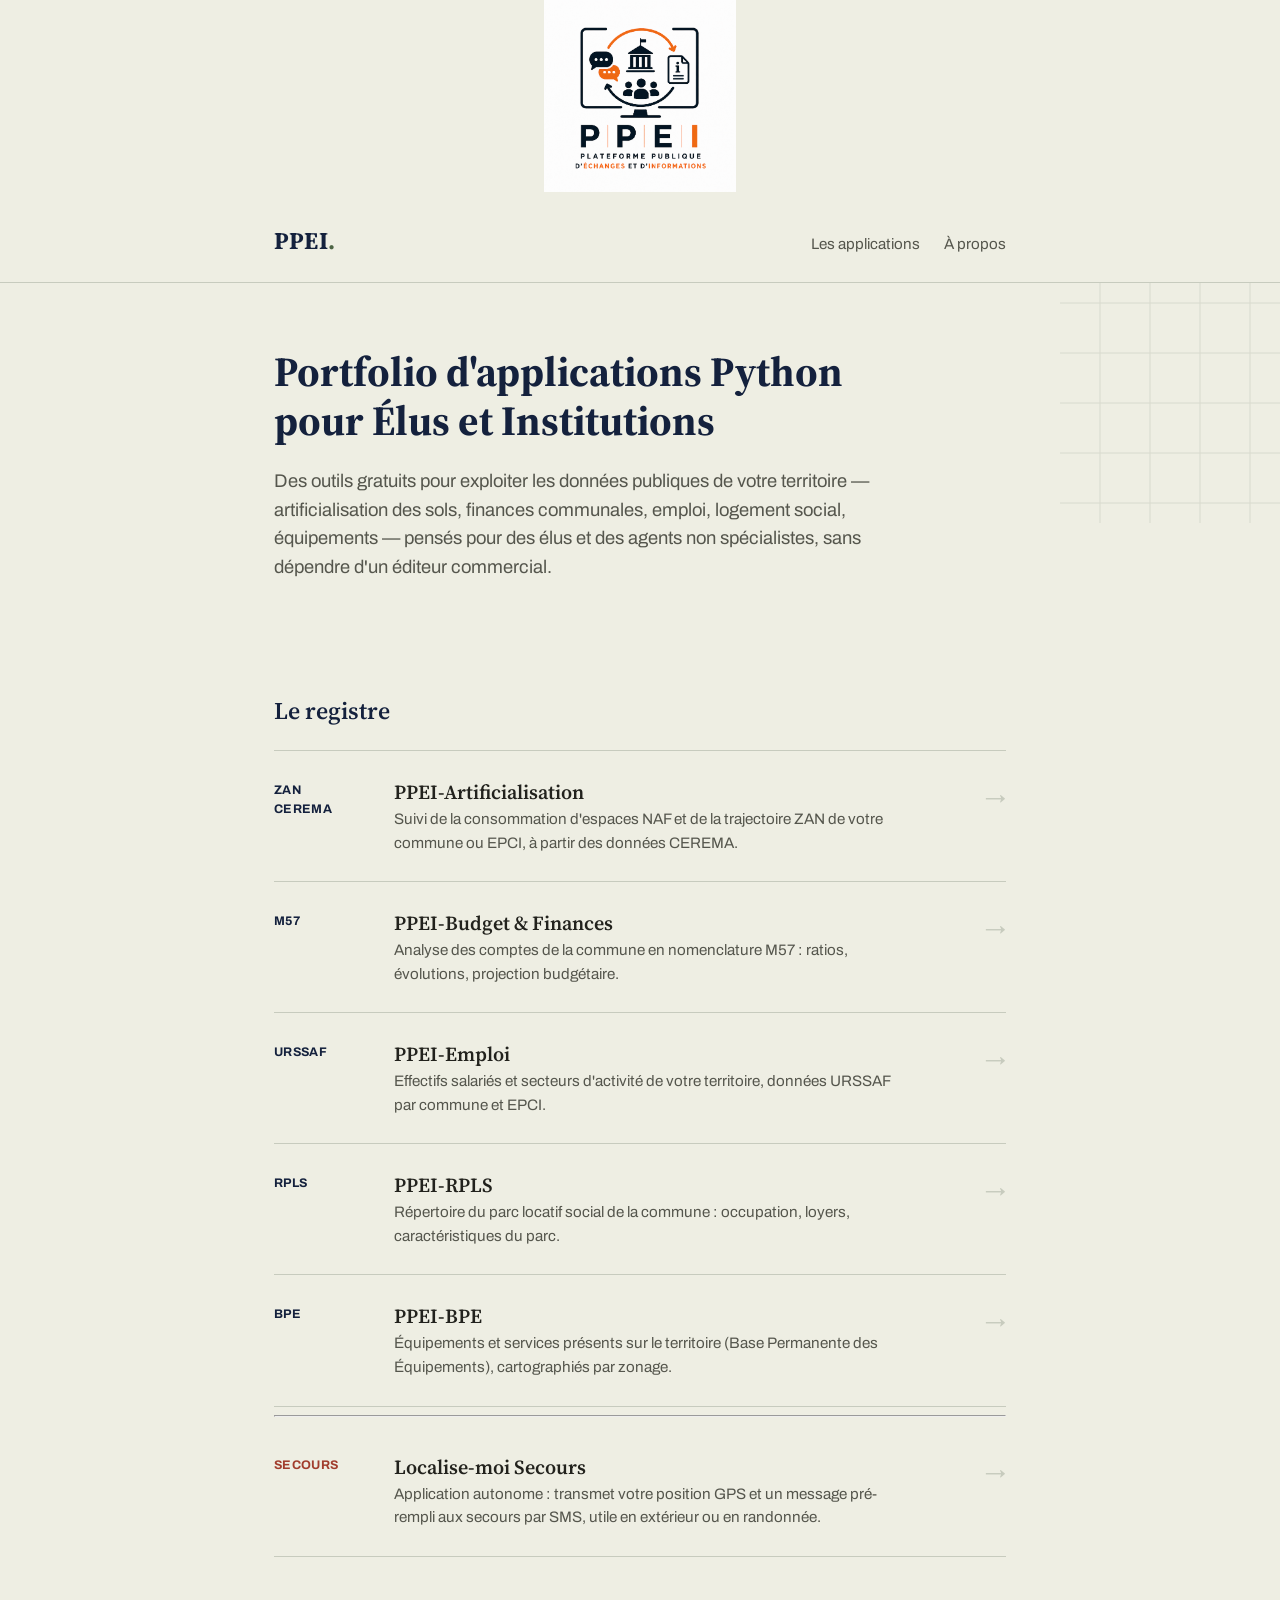
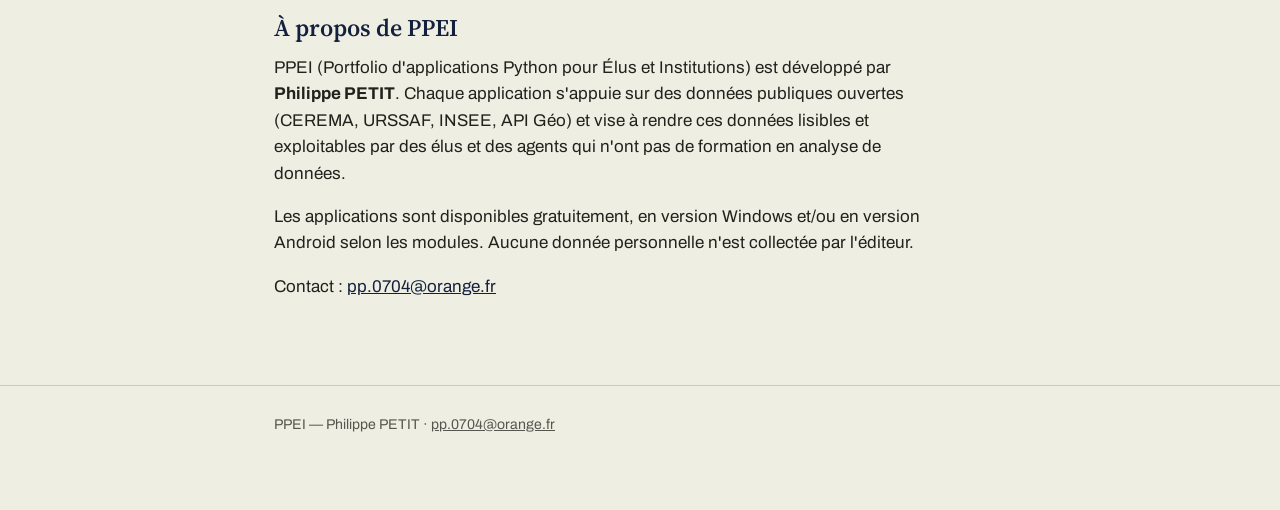
<file: index.html>
<!DOCTYPE html>
<html lang="fr">
<head>
<meta charset="UTF-8">
<meta name="viewport" content="width=device-width, initial-scale=1.0">
<title>PPEI — Portfolio d'applications Python pour Élus et Institutions</title>
<meta name="description" content="Des outils gratuits d'analyse de données territoriales pour les élus locaux et les agents des collectivités : artificialisation des sols, finances M57, emploi, logement social, équipements.">
<link rel="stylesheet" href="styles.css">
<center><img src="./assets/logo.png" width="15%"/></center>
</head>
<body>

<header class="site-header">
  <div class="wrap">
    <a href="index.html" class="wordmark">PPEI<span>.</span></a>
    <nav>
      <a href="#registre">Les applications</a>
      <a href="#a-propos">À propos</a>
    </nav>
  </div>
</header>

<section class="hero">
  <svg class="hero-grid" viewBox="0 0 260 260" xmlns="http://www.w3.org/2000/svg" aria-hidden="true">
    <path d="M0,40 H260 M0,90 H260 M0,140 H260 M0,190 H260 M0,240 H260 M40,0 V260 M90,0 V260 M140,0 V260 M190,0 V260 M240,0 V260" />
  </svg>
  <div class="wrap">
    <h1>Portfolio d'applications Python<br>pour Élus et Institutions</h1>
    <p class="lede">
      Des outils gratuits pour exploiter les données publiques de votre
      territoire — artificialisation des sols, finances communales, emploi,
      logement social, équipements — pensés pour des élus et des agents non
      spécialistes, sans dépendre d'un éditeur commercial.
    </p>
  </div>
</section>

<main class="wrap" id="registre">
  <h2>Le registre</h2>

  <div class="register">

    <a class="dossier-row" href="artificialisation.html">
      <span class="dossier-code">ZAN<br>CEREMA</span>
      <span class="dossier-body">
        <span class="dossier-title">PPEI-Artificialisation</span>
        <p class="dossier-desc">Suivi de la consommation d'espaces NAF et de la trajectoire ZAN de votre commune ou EPCI, à partir des données CEREMA.</p>
      </span>
      <span class="dossier-arrow">→</span>
    </a>

    <a class="dossier-row" href="budget-finances.html">
      <span class="dossier-code">M57</span>
      <span class="dossier-body">
        <span class="dossier-title">PPEI-Budget&nbsp;&amp;&nbsp;Finances</span>
        <p class="dossier-desc">Analyse des comptes de la commune en nomenclature M57 : ratios, évolutions, projection budgétaire.</p>
      </span>
      <span class="dossier-arrow">→</span>
    </a>

    <a class="dossier-row" href="emploi.html">
      <span class="dossier-code">URSSAF</span>
      <span class="dossier-body">
        <span class="dossier-title">PPEI-Emploi</span>
        <p class="dossier-desc">Effectifs salariés et secteurs d'activité de votre territoire, données URSSAF par commune et EPCI.</p>
      </span>
      <span class="dossier-arrow">→</span>
    </a>

    <a class="dossier-row" href="rpls.html">
      <span class="dossier-code">RPLS</span>
      <span class="dossier-body">
        <span class="dossier-title">PPEI-RPLS</span>
        <p class="dossier-desc">Répertoire du parc locatif social de la commune : occupation, loyers, caractéristiques du parc.</p>
      </span>
      <span class="dossier-arrow">→</span>
    </a>

    <a class="dossier-row" href="bpe.html">
      <span class="dossier-code">BPE</span>
      <span class="dossier-body">
        <span class="dossier-title">PPEI-BPE</span>
        <p class="dossier-desc">Équipements et services présents sur le territoire (Base Permanente des Équipements), cartographiés par zonage.</p>
      </span>
      <span class="dossier-arrow">→</span>
    </a>
<hr>

    <a class="dossier-row" href="secours.html">
      <span class="dossier-code" style="color:var(--stamp)">SECOURS</span>
      <span class="dossier-body">
        <span class="dossier-title">Localise-moi Secours</span>
        <p class="dossier-desc">Application autonome : transmet votre position GPS et un message pré-rempli aux secours par SMS, utile en extérieur ou en randonnée.</p>
      </span>
      <span class="dossier-arrow">→</span>
    </a>

  </div>

  <section id="a-propos" class="content-section">
    <h2>À propos de PPEI</h2>
    <p>
      PPEI (Portfolio d'applications Python pour Élus et Institutions) est
      développé par <strong>Philippe PETIT</strong>. Chaque application s'appuie sur des données
      publiques ouvertes (CEREMA, URSSAF, INSEE, API Géo) et vise à rendre
      ces données lisibles et exploitables par des élus et des agents qui
      n'ont pas de formation en analyse de données.
    </p>
    <p>
      Les applications sont disponibles gratuitement, en version Windows et/ou
      en version Android selon les modules. Aucune donnée personnelle n'est
      collectée par l'éditeur.
    </p>
    <p>
      Contact : <a href="mailto:pp.0704@orange.fr">pp.0704@orange.fr</a>
    </p>
  </section>
</main>

<footer class="site-footer">
  <div class="wrap">
    <p>PPEI — Philippe PETIT · <a href="mailto:pp.0704@orange.fr">pp.0704@orange.fr</a></p>
  </div>
</footer>

</body>
</html>
</file>
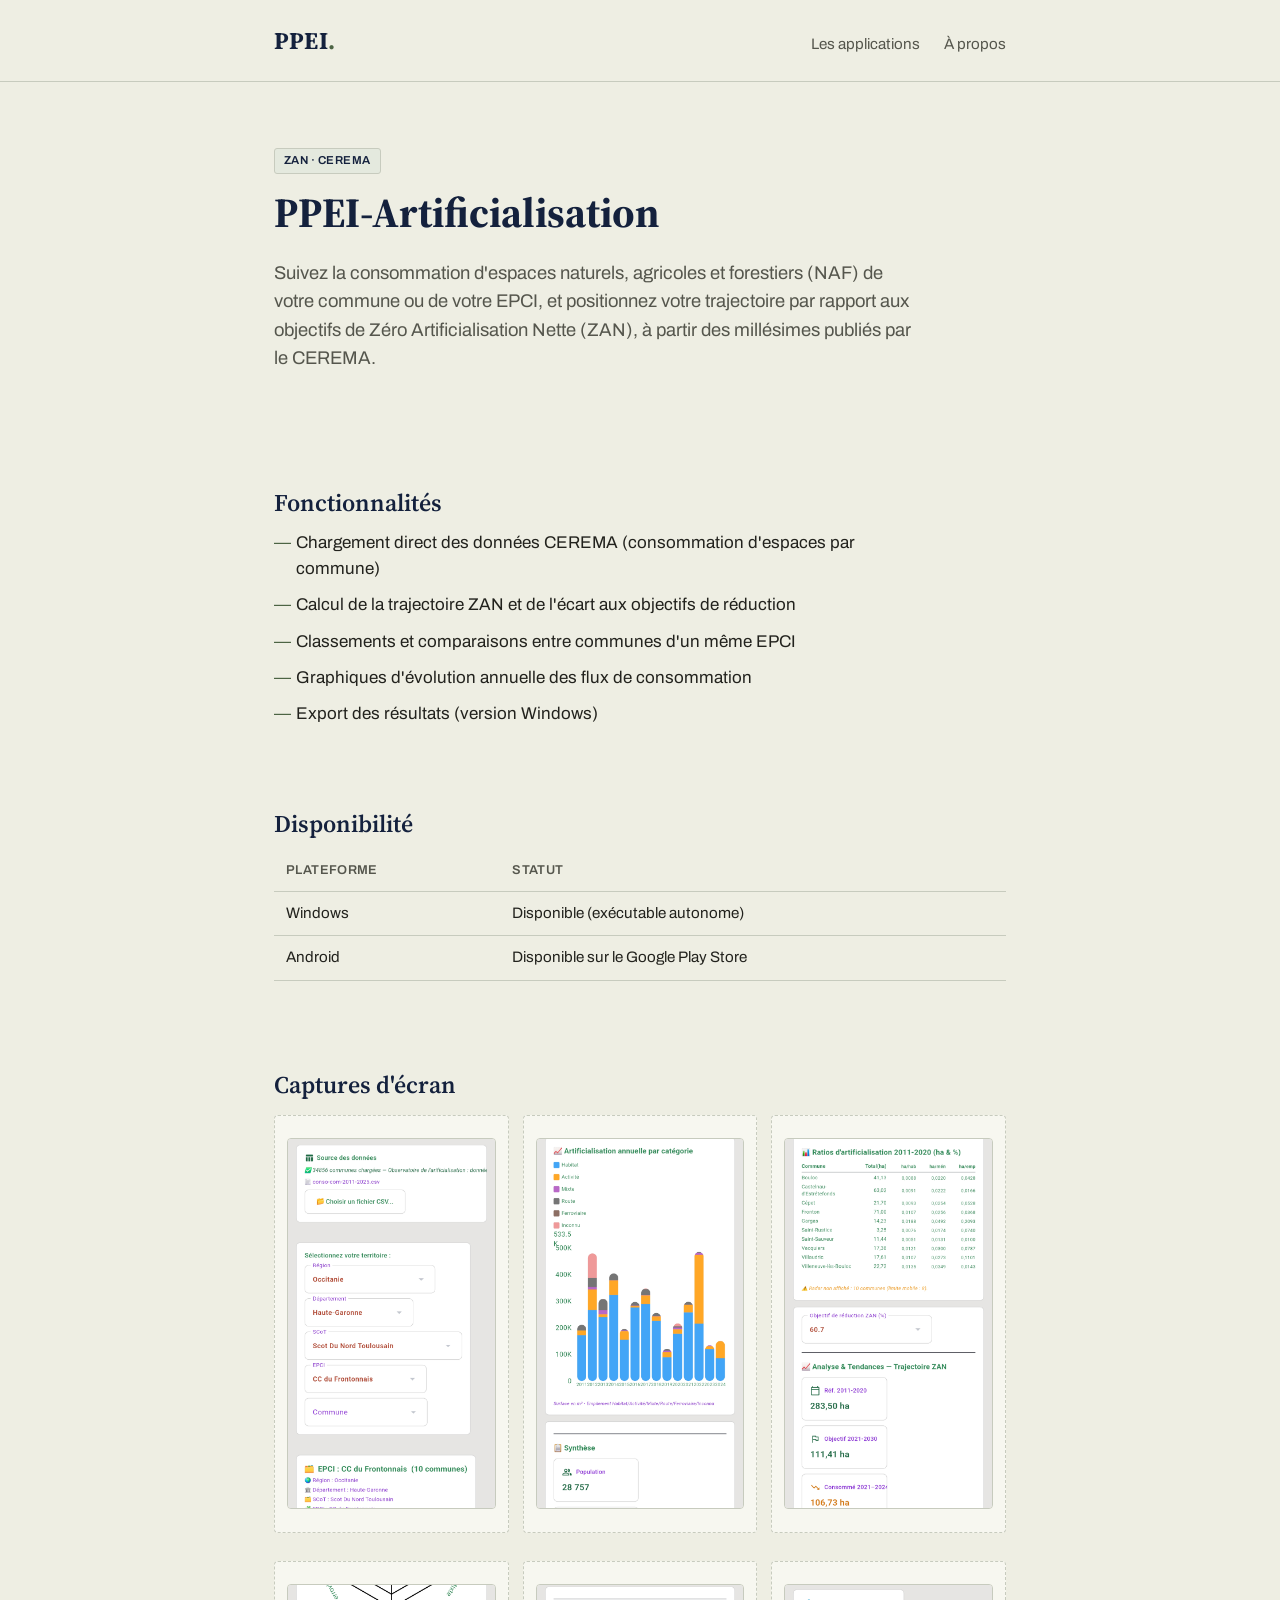
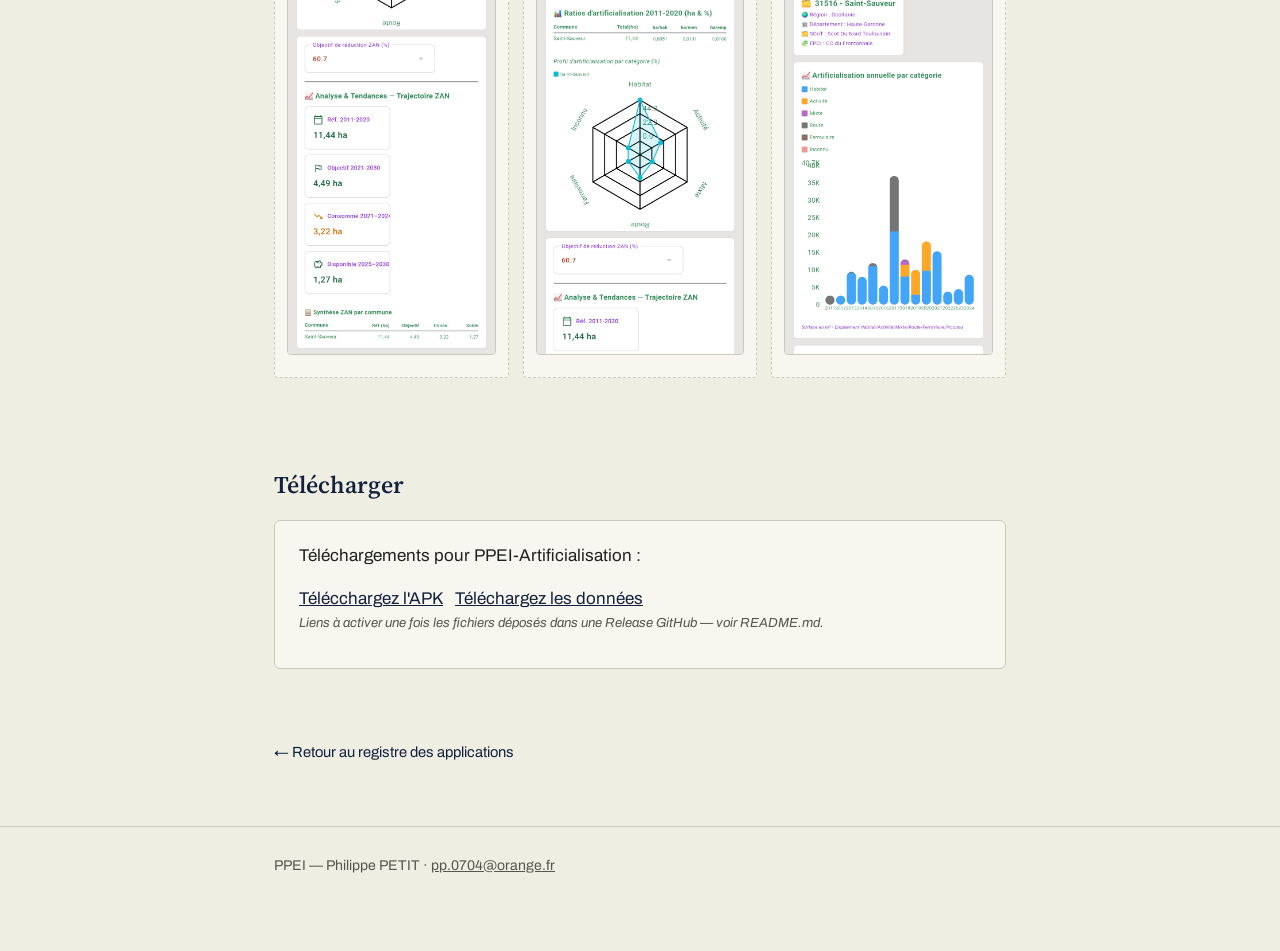
<file: artificialisation.html>
<!DOCTYPE html>
<html lang="fr">
<head>
<meta charset="UTF-8">
<meta name="viewport" content="width=device-width, initial-scale=1.0">
<title>PPEI-Artificialisation — PPEI</title>
<meta name="description" content="Suivi de la consommation d'espaces et de la trajectoire ZAN à partir des données CEREMA.">
<link rel="stylesheet" href="styles.css">
</head>
<body>

<header class="site-header">
  <div class="wrap">
    <a href="index.html" class="wordmark">PPEI<span>.</span></a>
    <nav>
      <a href="index.html#registre">Les applications</a>
      <a href="index.html#a-propos">À propos</a>
    </nav>
  </div>
</header>

<section class="hero">
  <div class="wrap">
    <span class="eyebrow-tag">ZAN · CEREMA</span>
    <h1>PPEI-Artificialisation</h1>
    <p class="lede">Suivez la consommation d'espaces naturels, agricoles et forestiers (NAF) de votre commune ou de votre EPCI, et positionnez votre trajectoire par rapport aux objectifs de Zéro Artificialisation Nette (ZAN), à partir des millésimes publiés par le CEREMA.</p>
  </div>
</section>

<main class="wrap">

  <section class="content-section">
    <h2>Fonctionnalités</h2>
    <ul class="feature-list">
      <li>Chargement direct des données CEREMA (consommation d'espaces par commune)</li>
      <li>Calcul de la trajectoire ZAN et de l'écart aux objectifs de réduction</li>
      <li>Classements et comparaisons entre communes d'un même EPCI</li>
      <li>Graphiques d'évolution annuelle des flux de consommation</li>
      <li>Export des résultats (version Windows)</li>
    </ul>
  </section>

  <section class="content-section">
    <h2>Disponibilité</h2>
    <table class="availability-table">
      <tr><th>Plateforme</th><th>Statut</th></tr>
      <tr><td>Windows</td><td>Disponible (exécutable autonome)</td></tr>
      <tr><td>Android</td><td>Disponible sur le Google Play Store</td></tr>
    </table>
  </section>

  <section class="content-section">
    <h2>Captures d'écran</h2>
    <div class="screenshot-gallery">
      <div class="screenshot-placeholder"><img src="./assets/screenshots/artificialisation-1.jpg" /></div>
      <div class="screenshot-placeholder"><img src="./assets/screenshots/artificialisation-2.jpg" /></div>
      <div class="screenshot-placeholder"><img src="./assets/screenshots/artificialisation-3.jpg" /></div>
    </div>
    <div class="screenshot-gallery">
      <div class="screenshot-placeholder"><img src="./assets/screenshots/artificialisation-4.jpg" /></div>
      <div class="screenshot-placeholder"><img src="./assets/screenshots/artificialisation-5.jpg" /></div>
      <div class="screenshot-placeholder"><img src="./assets/screenshots/artificialisation-6.jpg" /></div>
    </div>
    
  </section>

  <section class="content-section">
    <h2>Télécharger</h2>
    <div class="download-block">
      <p>Téléchargements pour PPEI-Artificialisation :</p>
      <div class="btn-row">
        <!--<a class="btn btn-primary" href="#" aria-disabled="true">Windows (.exe)</a> -->
        <a href="https://github.com/ppetit0704-dotcom/ppei-site/releases/download/V1.2.10Artificialisation/PPEI_Artificialisation.-.V1.-.smartphone.apk" aria-disabled="true">Télécchargez l'APK</a>
		<a href="https://github.com/ppetit0704-dotcom/ppei-site/releases/download/V1.2.10Artificialisation/conso-com-2011-2025.csv">Téléchargez les données</a>
      </div>
      <p class="note-todo">Liens à activer une fois les fichiers déposés dans une Release GitHub — voir README.md.</p>
    </div>
  </section>

  <a class="back-link" href="index.html">← Retour au registre des applications</a>
</main>

<footer class="site-footer">
  <div class="wrap">
    <p>PPEI — Philippe PETIT · <a href="mailto:pp.0704@orange.fr">pp.0704@orange.fr</a></p>
  </div>
</footer>

</body>
</html>
</file>
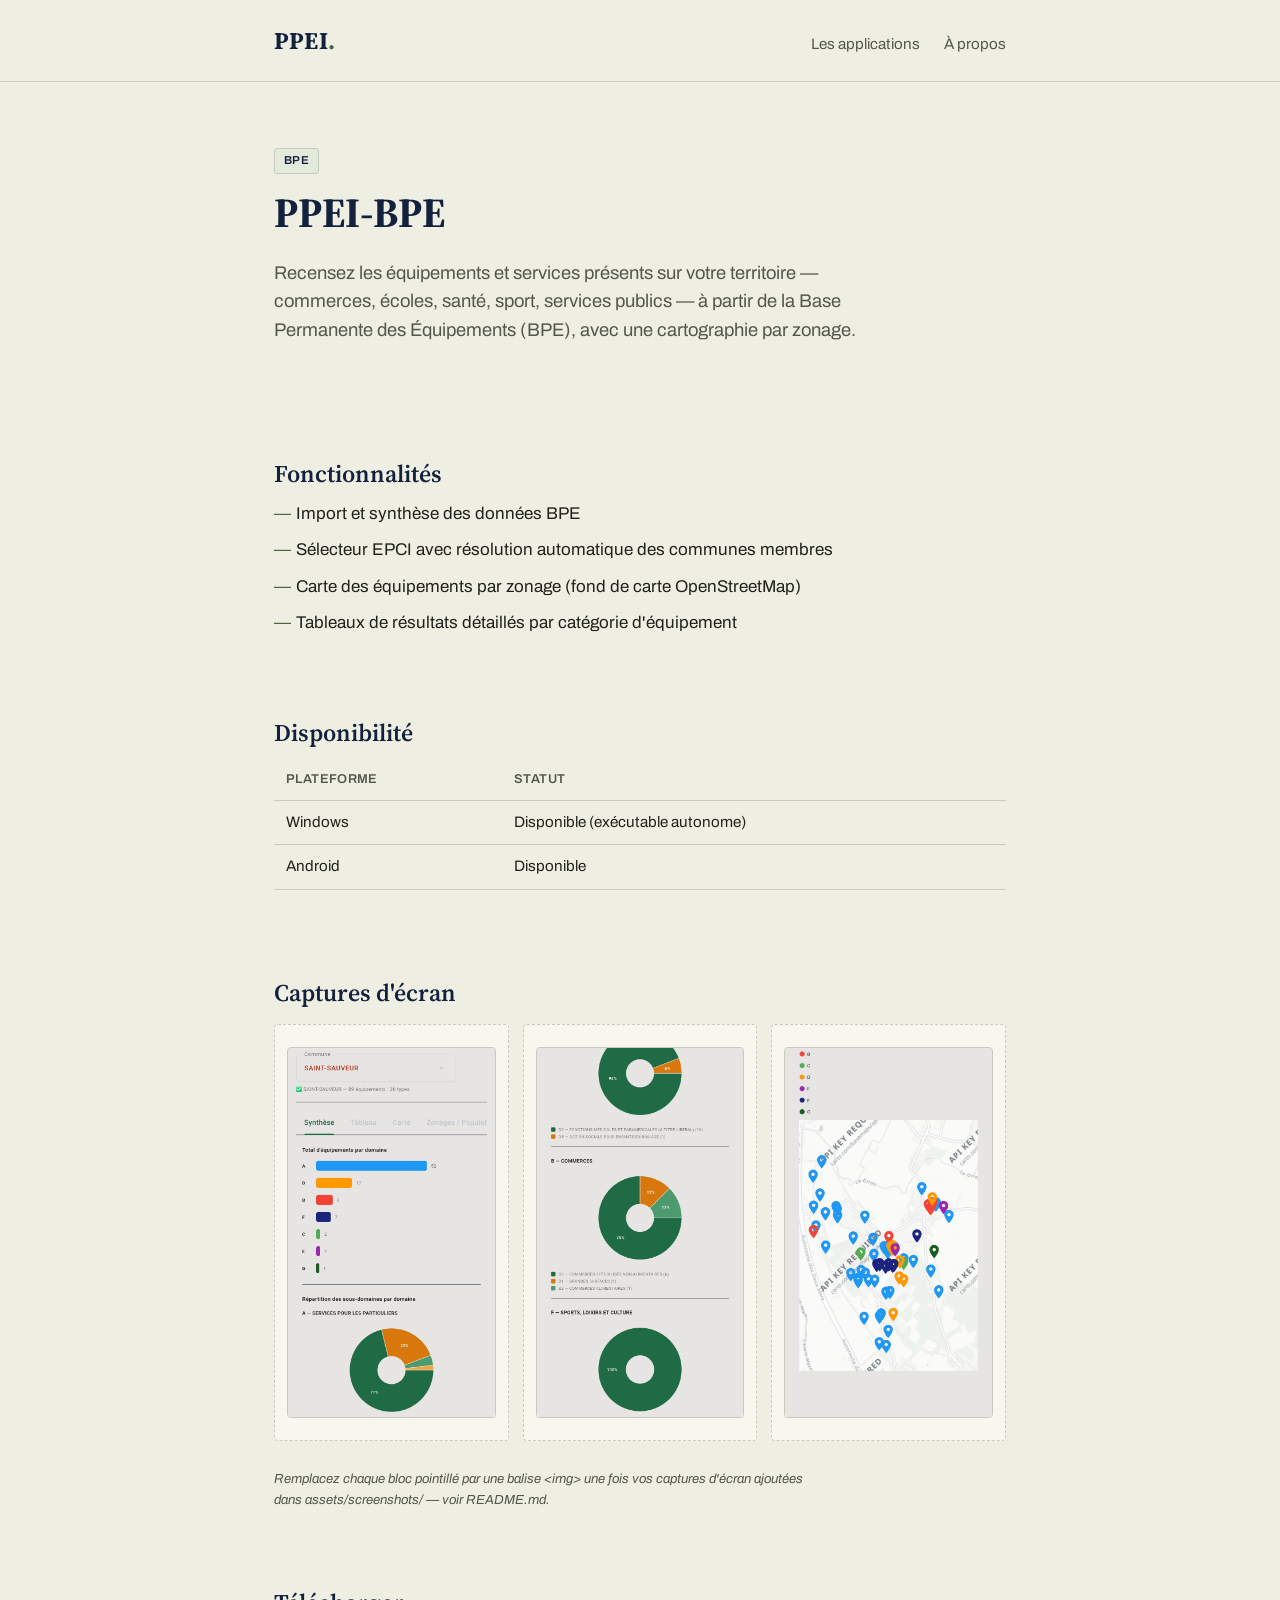
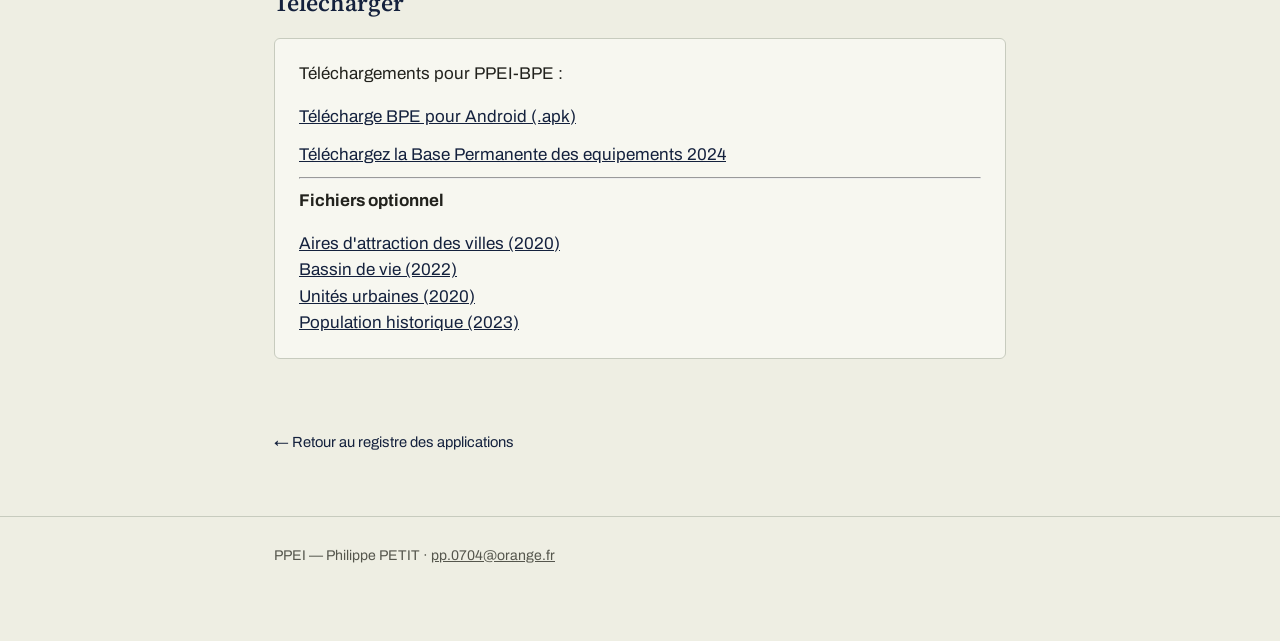
<file: bpe.html>
<!DOCTYPE html>
<html lang="fr">
<head>
<meta charset="UTF-8">
<meta name="viewport" content="width=device-width, initial-scale=1.0">
<title>PPEI-BPE — PPEI</title>
<meta name="description" content="Équipements et services du territoire à partir de la Base Permanente des Équipements.">
<link rel="stylesheet" href="styles.css">
</head>
<body>

<header class="site-header">
  <div class="wrap">
    <a href="index.html" class="wordmark">PPEI<span>.</span></a>
    <nav>
      <a href="index.html#registre">Les applications</a>
      <a href="index.html#a-propos">À propos</a>
    </nav>
  </div>
</header>

<section class="hero">
  <div class="wrap">
    <span class="eyebrow-tag">BPE</span>
    <h1>PPEI-BPE</h1>
    <p class="lede">Recensez les équipements et services présents sur votre territoire — commerces, écoles, santé, sport, services publics — à partir de la Base Permanente des Équipements (BPE), avec une cartographie par zonage.</p>
  </div>
</section>

<main class="wrap">

  <section class="content-section">
    <h2>Fonctionnalités</h2>
    <ul class="feature-list">
      <li>Import et synthèse des données BPE</li>
      <li>Sélecteur EPCI avec résolution automatique des communes membres</li>
      <li>Carte des équipements par zonage (fond de carte OpenStreetMap)</li>
      <li>Tableaux de résultats détaillés par catégorie d'équipement</li>
    </ul>
  </section>

  <section class="content-section">
    <h2>Disponibilité</h2>
    <table class="availability-table">
      <tr><th>Plateforme</th><th>Statut</th></tr>
      <tr><td>Windows</td><td>Disponible (exécutable autonome)</td></tr>
      <tr><td>Android</td><td>Disponible</td></tr>
    </table>
  </section>

  <section class="content-section">
    <h2>Captures d'écran</h2>
    <div class="screenshot-gallery">
      <div class="screenshot-placeholder"><img src="./assets/screenshots/bpe_1.jpg" /></div>
	  <div class="screenshot-placeholder"><img src="./assets/screenshots/bpe_2.jpg" /></div>
	  <div class="screenshot-placeholder"><img src="./assets/screenshots/bpe_3.jpg" /></div>
    </div>
    <p class="note-todo">Remplacez chaque bloc pointillé par une balise &lt;img&gt; une fois vos captures d'écran ajoutées dans assets/screenshots/ — voir README.md.</p>
  </section>

  <section class="content-section">
    <h2>Télécharger</h2>
    <div class="download-block">
      <p>Téléchargements pour PPEI-BPE :</p>
      <div class="btn-row">
        <a href="https://github.com/ppetit0704-dotcom/ppei-site/releases/download/V1.0.0bpe/PPEI_BPE_Smatphone.apk" aria-disabled="true">Télécharge BPE pour Android (.apk)</a>
		<a href="https://github.com/ppetit0704-dotcom/ppei-site/releases/download/V1.0.0bpe/BPE24.csv">Téléchargez la Base Permanente des equipements 2024</a>
      </div>
	  <hr>
      <p><b>Fichiers optionnel</b></p>
	  <a href="https://github.com/ppetit0704-dotcom/ppei-site/releases/download/V1.0.0bpe/AAV2020.csv">Aires d'attraction des villes (2020)</a><br>
	  <a href="https://github.com/ppetit0704-dotcom/ppei-site/releases/download/V1.0.0bpe/BV2022.csv">Bassin de vie (2022) </a><br>
	  <a href="https://github.com/ppetit0704-dotcom/ppei-site/releases/download/V1.0.0bpe/UU2020.csv">Unités urbaines (2020)</a><br>
	  <a href="https://github.com/ppetit0704-dotcom/ppei-site/releases/download/V1.0.0bpe/base-pop-historiques-1876-2023.csv">Population historique (2023)</a>
    </div>
  </section>

  <a class="back-link" href="index.html">← Retour au registre des applications</a>
</main>

<footer class="site-footer">
  <div class="wrap">
    <p>PPEI — Philippe PETIT · <a href="mailto:pp.0704@orange.fr">pp.0704@orange.fr</a></p>
  </div>
</footer>

</body>
</html>
</file>
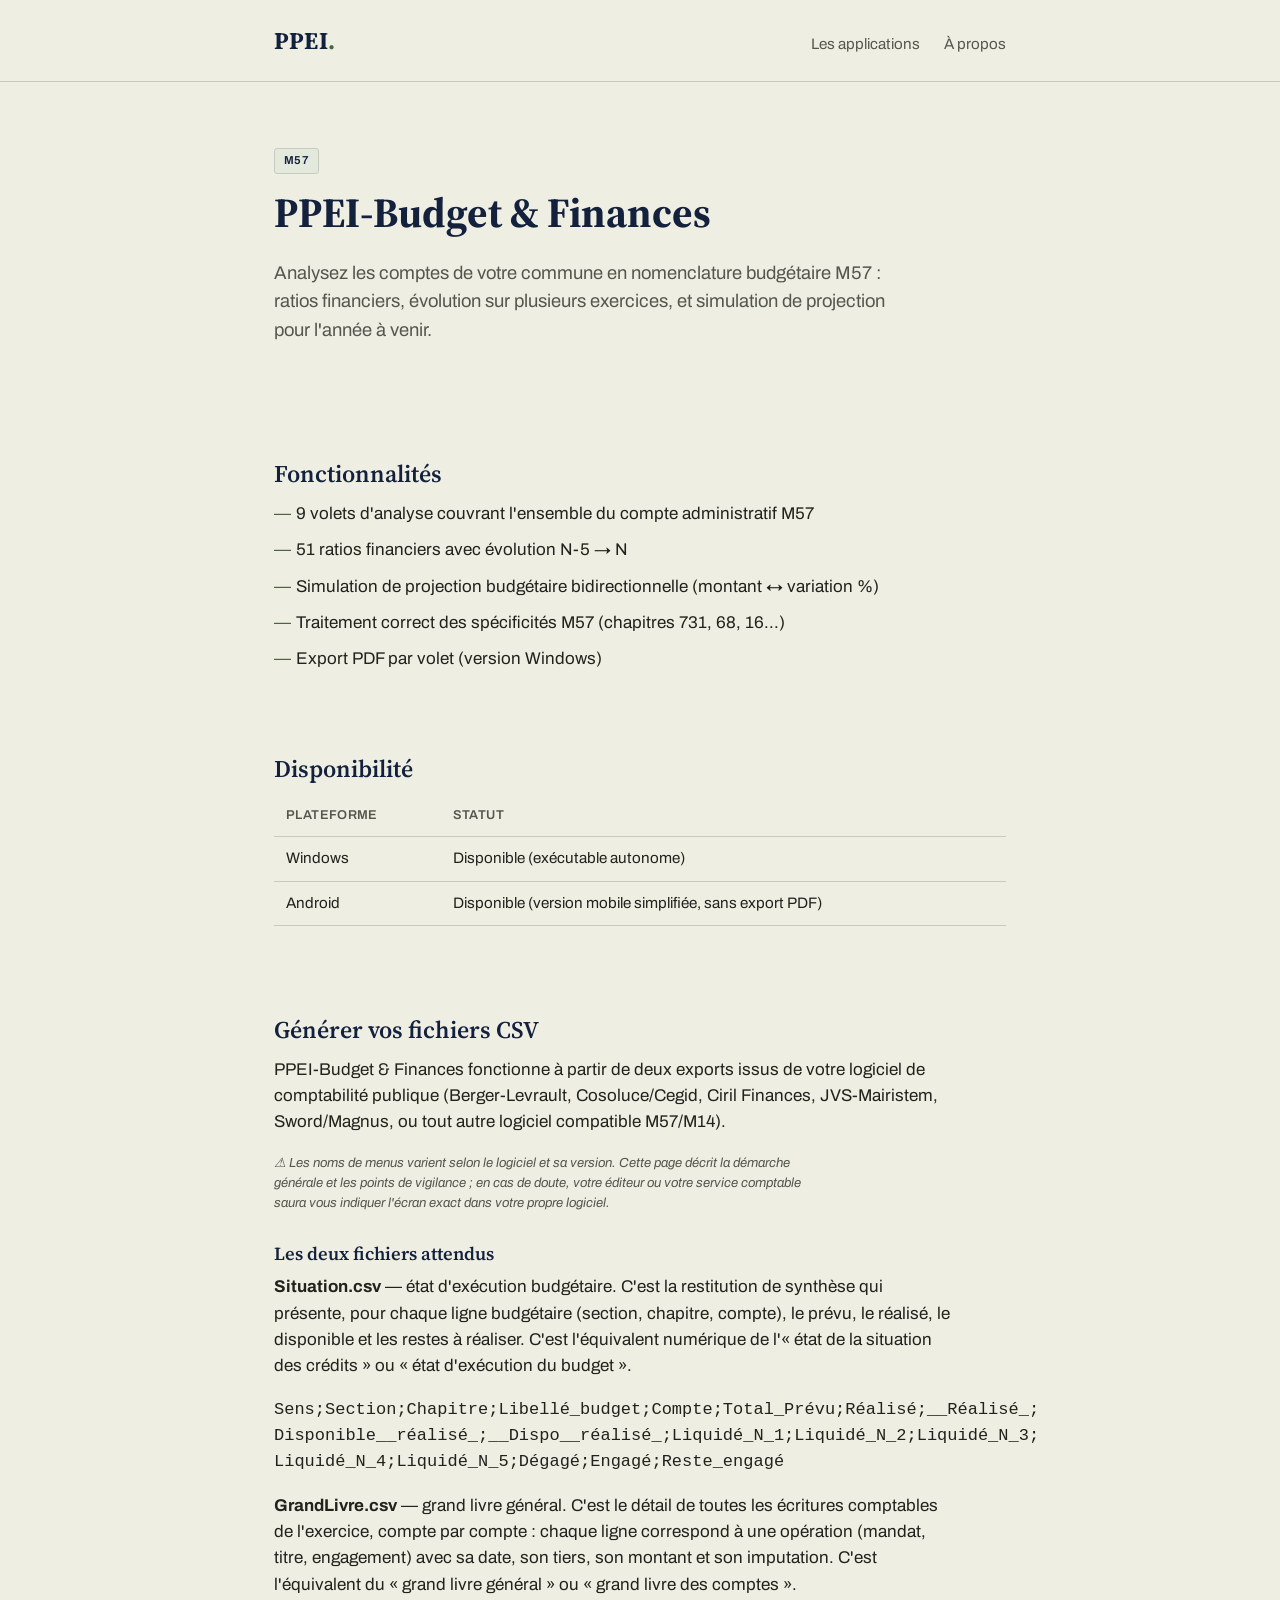
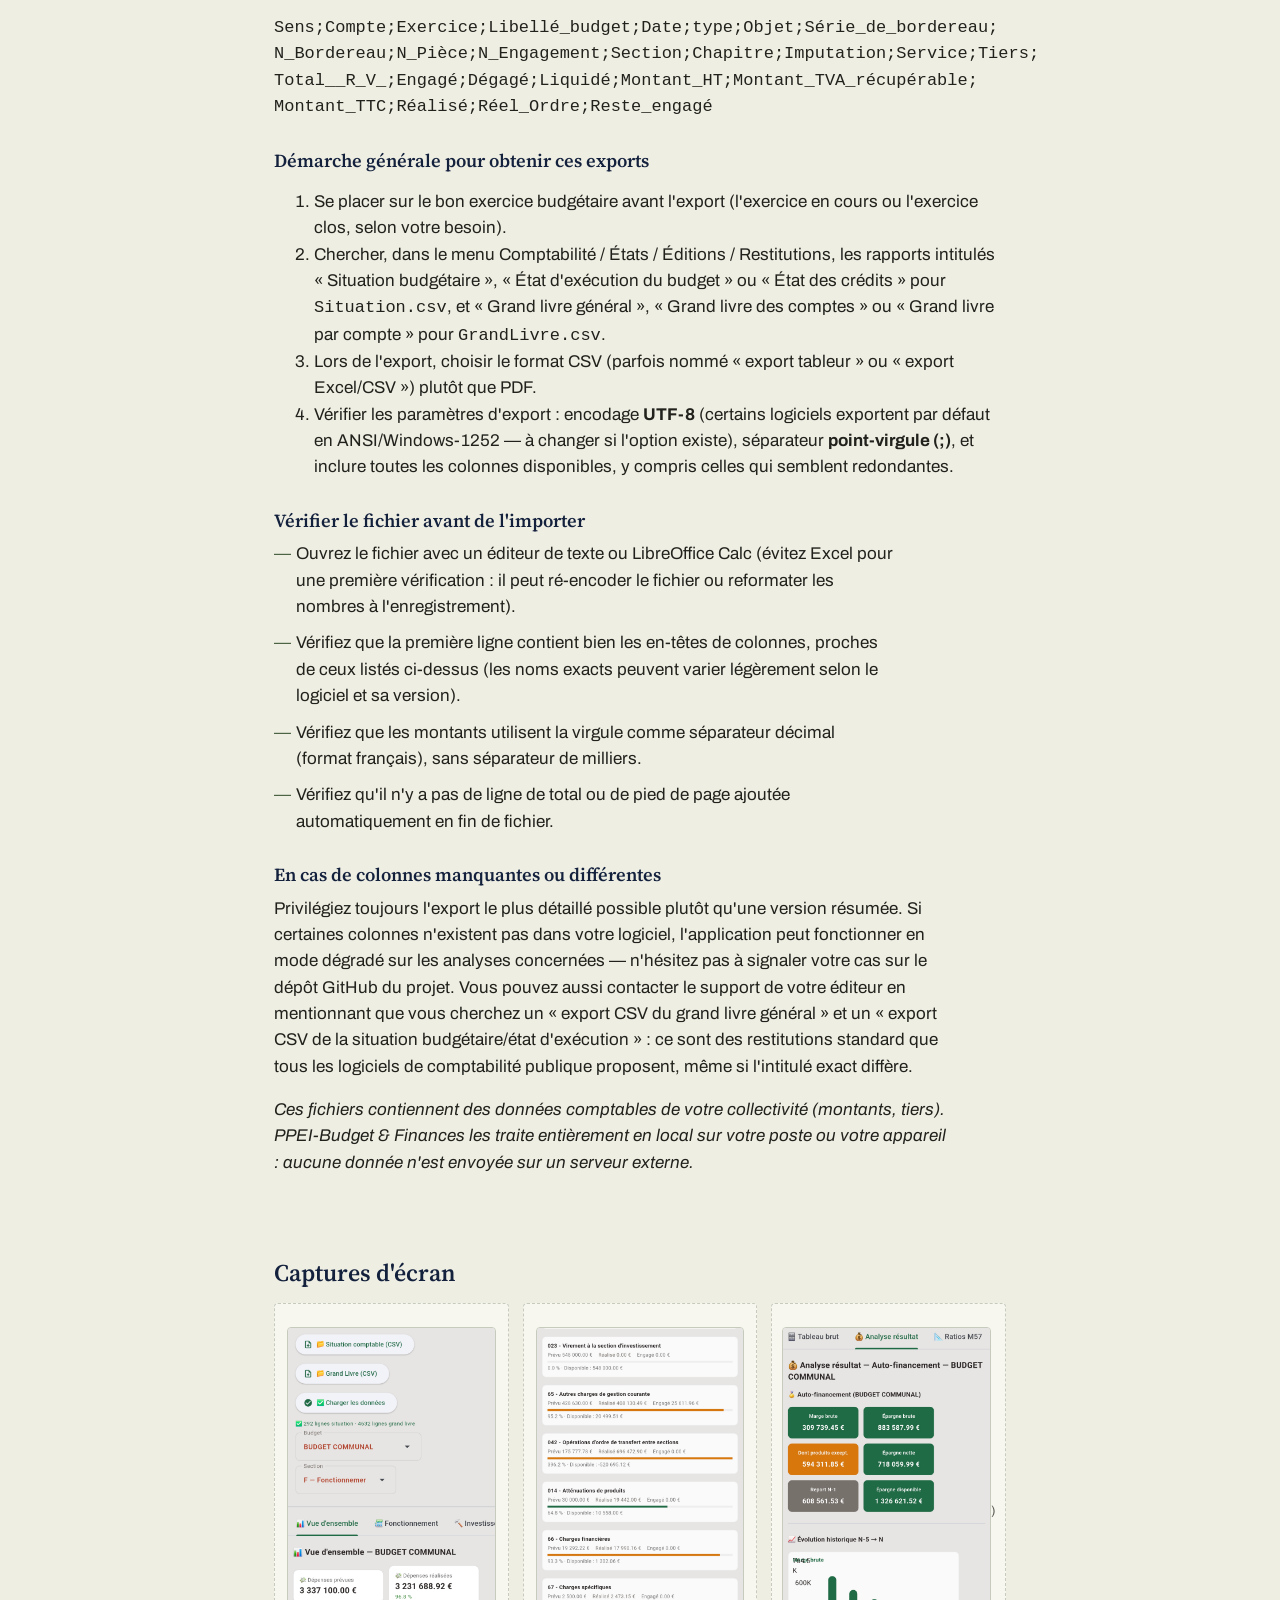
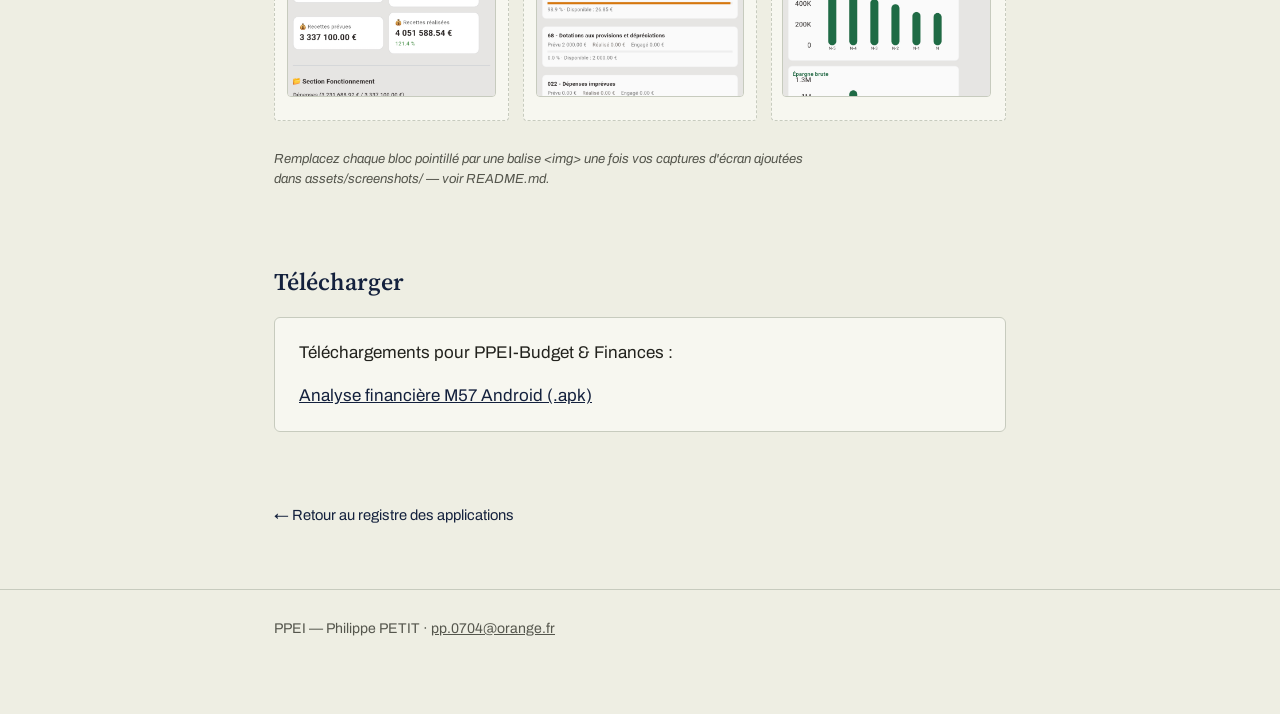
<file: budget-finances.html>
<!DOCTYPE html>
<html lang="fr">
<head>
<meta charset="UTF-8">
<meta name="viewport" content="width=device-width, initial-scale=1.0">
<title>PPEI-Budget & Finances — PPEI</title>
<meta name="description" content="Analyse des comptes communaux en nomenclature M57 : ratios, évolutions, projections.">
<link rel="stylesheet" href="styles.css">
</head>
<body>

<header class="site-header">
  <div class="wrap">
    <a href="index.html" class="wordmark">PPEI<span>.</span></a>
    <nav>
      <a href="index.html#registre">Les applications</a>
      <a href="index.html#a-propos">À propos</a>
    </nav>
  </div>
</header>

<section class="hero">
  <div class="wrap">
    <span class="eyebrow-tag">M57</span>
    <h1>PPEI-Budget & Finances</h1>
    <p class="lede">Analysez les comptes de votre commune en nomenclature budgétaire M57 : ratios financiers, évolution sur plusieurs exercices, et simulation de projection pour l'année à venir.</p>
  </div>
</section>

<main class="wrap">

  <section class="content-section">
    <h2>Fonctionnalités</h2>
    <ul class="feature-list">
      <li>9 volets d'analyse couvrant l'ensemble du compte administratif M57</li>
      <li>51 ratios financiers avec évolution N-5 → N</li>
      <li>Simulation de projection budgétaire bidirectionnelle (montant ↔ variation %)</li>
      <li>Traitement correct des spécificités M57 (chapitres 731, 68, 16...)</li>
      <li>Export PDF par volet (version Windows)</li>
    </ul>
  </section>

  <section class="content-section">
    <h2>Disponibilité</h2>
    <table class="availability-table">
      <tr><th>Plateforme</th><th>Statut</th></tr>
      <tr><td>Windows</td><td>Disponible (exécutable autonome)</td></tr>
      <tr><td>Android</td><td>Disponible (version mobile simplifiée, sans export PDF)</td></tr>
    </table>
  </section>

  <section class="content-section">
    <h2>Générer vos fichiers CSV</h2>
    <p>PPEI-Budget & Finances fonctionne à partir de deux exports issus de votre logiciel de comptabilité publique (Berger-Levrault, Cosoluce/Cegid, Ciril Finances, JVS-Mairistem, Sword/Magnus, ou tout autre logiciel compatible M57/M14).</p>

    <p class="note-todo">⚠️ Les noms de menus varient selon le logiciel et sa version. Cette page décrit la démarche générale et les points de vigilance ; en cas de doute, votre éditeur ou votre service comptable saura vous indiquer l'écran exact dans votre propre logiciel.</p>

    <h3>Les deux fichiers attendus</h3>

    <p><strong>Situation.csv</strong> — état d'exécution budgétaire. C'est la restitution de synthèse qui présente, pour chaque ligne budgétaire (section, chapitre, compte), le prévu, le réalisé, le disponible et les restes à réaliser. C'est l'équivalent numérique de l'« état de la situation des crédits » ou « état d'exécution du budget ».</p>
    <pre><code>Sens;Section;Chapitre;Libellé_budget;Compte;Total_Prévu;Réalisé;__Réalisé_;
Disponible__réalisé_;__Dispo__réalisé_;Liquidé_N_1;Liquidé_N_2;Liquidé_N_3;
Liquidé_N_4;Liquidé_N_5;Dégagé;Engagé;Reste_engagé</code></pre>

    <p><strong>GrandLivre.csv</strong> — grand livre général. C'est le détail de toutes les écritures comptables de l'exercice, compte par compte : chaque ligne correspond à une opération (mandat, titre, engagement) avec sa date, son tiers, son montant et son imputation. C'est l'équivalent du « grand livre général » ou « grand livre des comptes ».</p>
    <pre><code>Sens;Compte;Exercice;Libellé_budget;Date;type;Objet;Série_de_bordereau;
N_Bordereau;N_Pièce;N_Engagement;Section;Chapitre;Imputation;Service;Tiers;
Total__R_V_;Engagé;Dégagé;Liquidé;Montant_HT;Montant_TVA_récupérable;
Montant_TTC;Réalisé;Réel_Ordre;Reste_engagé</code></pre>

    <h3>Démarche générale pour obtenir ces exports</h3>
    <ol class="feature-list">
      <li>Se placer sur le bon exercice budgétaire avant l'export (l'exercice en cours ou l'exercice clos, selon votre besoin).</li>
      <li>Chercher, dans le menu Comptabilité / États / Éditions / Restitutions, les rapports intitulés « Situation budgétaire », « État d'exécution du budget » ou « État des crédits » pour <code>Situation.csv</code>, et « Grand livre général », « Grand livre des comptes » ou « Grand livre par compte » pour <code>GrandLivre.csv</code>.</li>
      <li>Lors de l'export, choisir le format CSV (parfois nommé « export tableur » ou « export Excel/CSV ») plutôt que PDF.</li>
      <li>Vérifier les paramètres d'export : encodage <strong>UTF-8</strong> (certains logiciels exportent par défaut en ANSI/Windows-1252 — à changer si l'option existe), séparateur <strong>point-virgule (;)</strong>, et inclure toutes les colonnes disponibles, y compris celles qui semblent redondantes.</li>
    </ol>

    <h3>Vérifier le fichier avant de l'importer</h3>
    <ul class="feature-list">
      <li>Ouvrez le fichier avec un éditeur de texte ou LibreOffice Calc (évitez Excel pour une première vérification : il peut ré-encoder le fichier ou reformater les nombres à l'enregistrement).</li>
      <li>Vérifiez que la première ligne contient bien les en-têtes de colonnes, proches de ceux listés ci-dessus (les noms exacts peuvent varier légèrement selon le logiciel et sa version).</li>
      <li>Vérifiez que les montants utilisent la virgule comme séparateur décimal (format français), sans séparateur de milliers.</li>
      <li>Vérifiez qu'il n'y a pas de ligne de total ou de pied de page ajoutée automatiquement en fin de fichier.</li>
    </ul>

    <h3>En cas de colonnes manquantes ou différentes</h3>
    <p>Privilégiez toujours l'export le plus détaillé possible plutôt qu'une version résumée. Si certaines colonnes n'existent pas dans votre logiciel, l'application peut fonctionner en mode dégradé sur les analyses concernées — n'hésitez pas à signaler votre cas sur le dépôt GitHub du projet. Vous pouvez aussi contacter le support de votre éditeur en mentionnant que vous cherchez un « export CSV du grand livre général » et un « export CSV de la situation budgétaire/état d'exécution » : ce sont des restitutions standard que tous les logiciels de comptabilité publique proposent, même si l'intitulé exact diffère.</p>

    <p><em>Ces fichiers contiennent des données comptables de votre collectivité (montants, tiers). PPEI-Budget & Finances les traite entièrement en local sur votre poste ou votre appareil : aucune donnée n'est envoyée sur un serveur externe.</em></p>
  </section>

  <section class="content-section">
    <h2>Captures d'écran</h2>
    <div class="screenshot-gallery">
      <div class="screenshot-placeholder"><img src="./assets/screenshots/M57_1.jpg" /></div>
      <div class="screenshot-placeholder"><img src="./assets/screenshots/M57_2.jpg" /></div>
      <div class="screenshot-placeholder"><img src="./assets/screenshots/M57_3.jpg" />)</div>
    </div>
    <p class="note-todo">Remplacez chaque bloc pointillé par une balise &lt;img&gt; une fois vos captures d'écran ajoutées dans assets/screenshots/ — voir README.md.</p>
  </section>

  <section class="content-section">
    <h2>Télécharger</h2>
    <div class="download-block">
      <p>Téléchargements pour PPEI-Budget & Finances :</p>
      <div class="btn-row">
        
        <a href="https://github.com/ppetit0704-dotcom/ppei-site/releases/download/V2_2_1_Analyse_M57/PPEI-Budget-Finances.-.Smartphone.-.V2.apk" aria-disabled="true">Analyse financière M57 Android (.apk)</a>
      </div>
      
    </div>
  </section>

  <a class="back-link" href="index.html">← Retour au registre des applications</a>
</main>

<footer class="site-footer">
  <div class="wrap">
    <p>PPEI — Philippe PETIT · <a href="mailto:pp.0704@orange.fr">pp.0704@orange.fr</a></p>
  </div>
</footer>

</body>
</html>
</file>
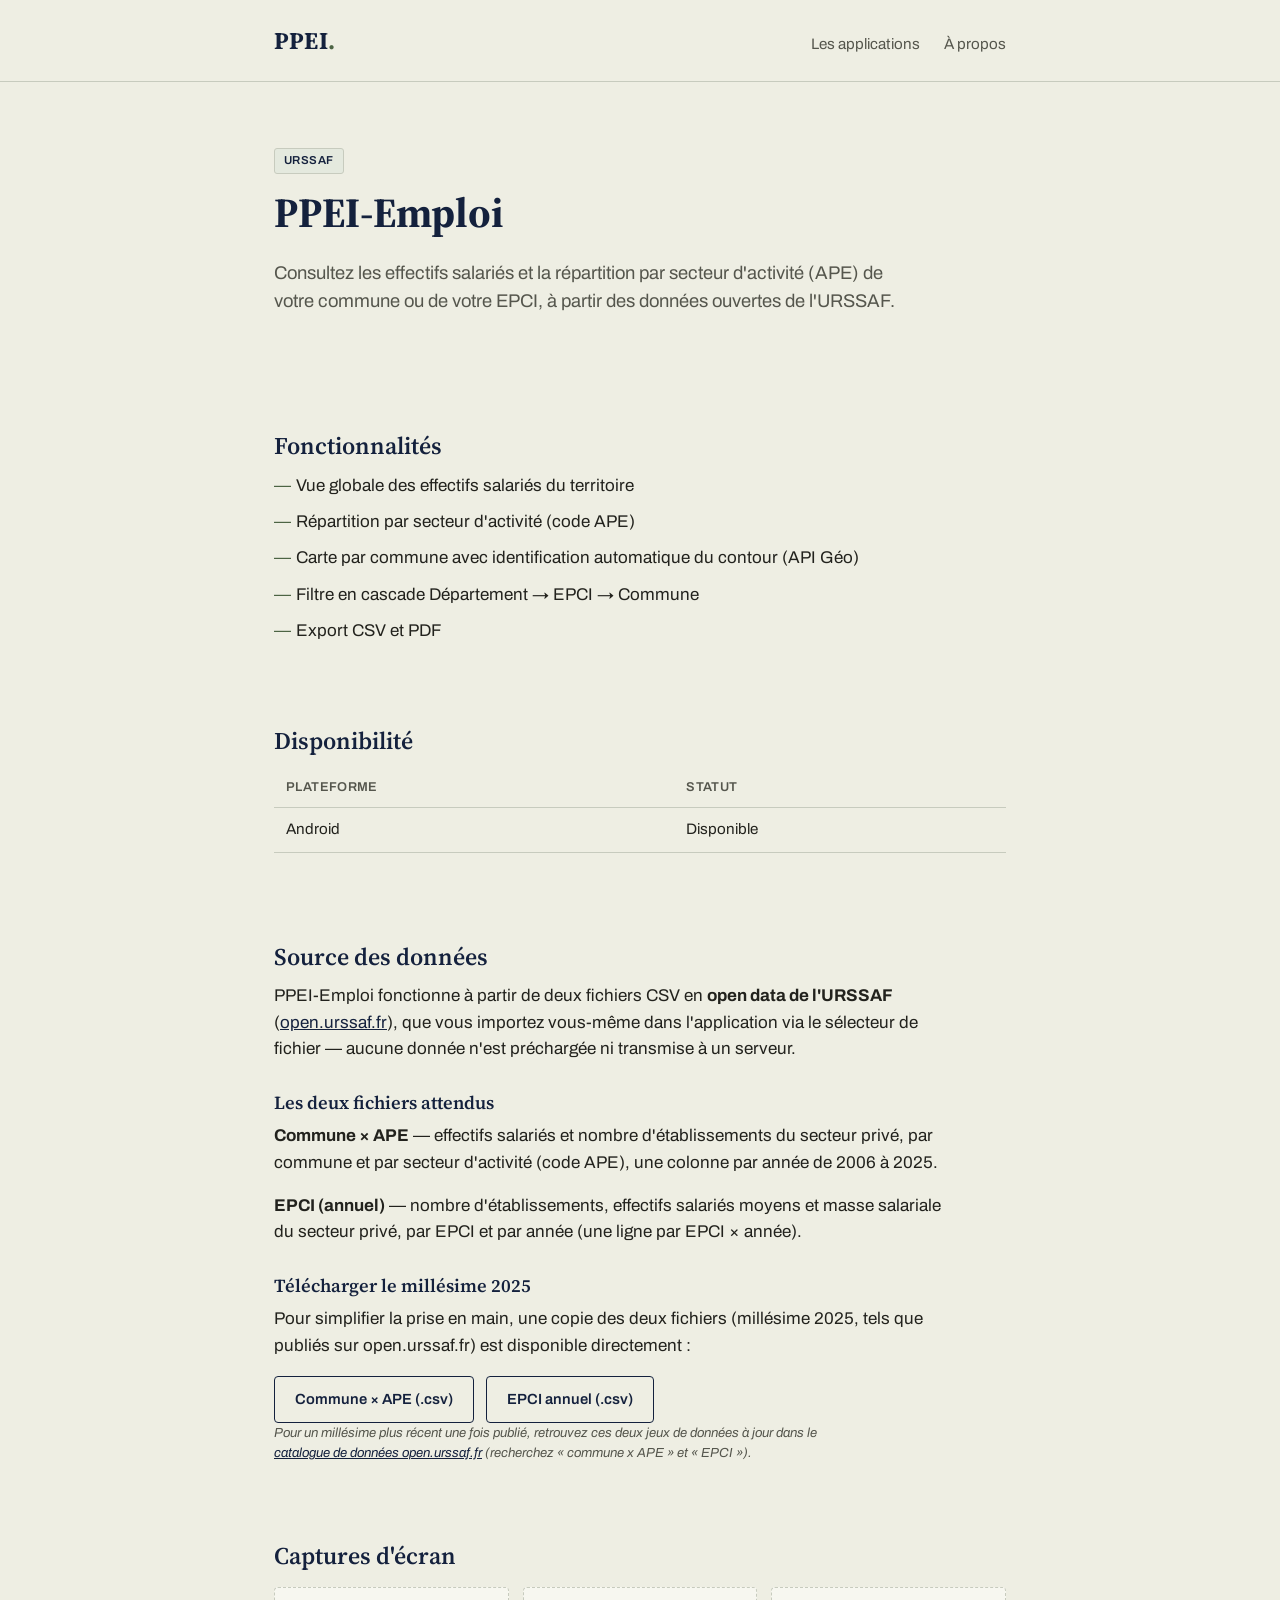
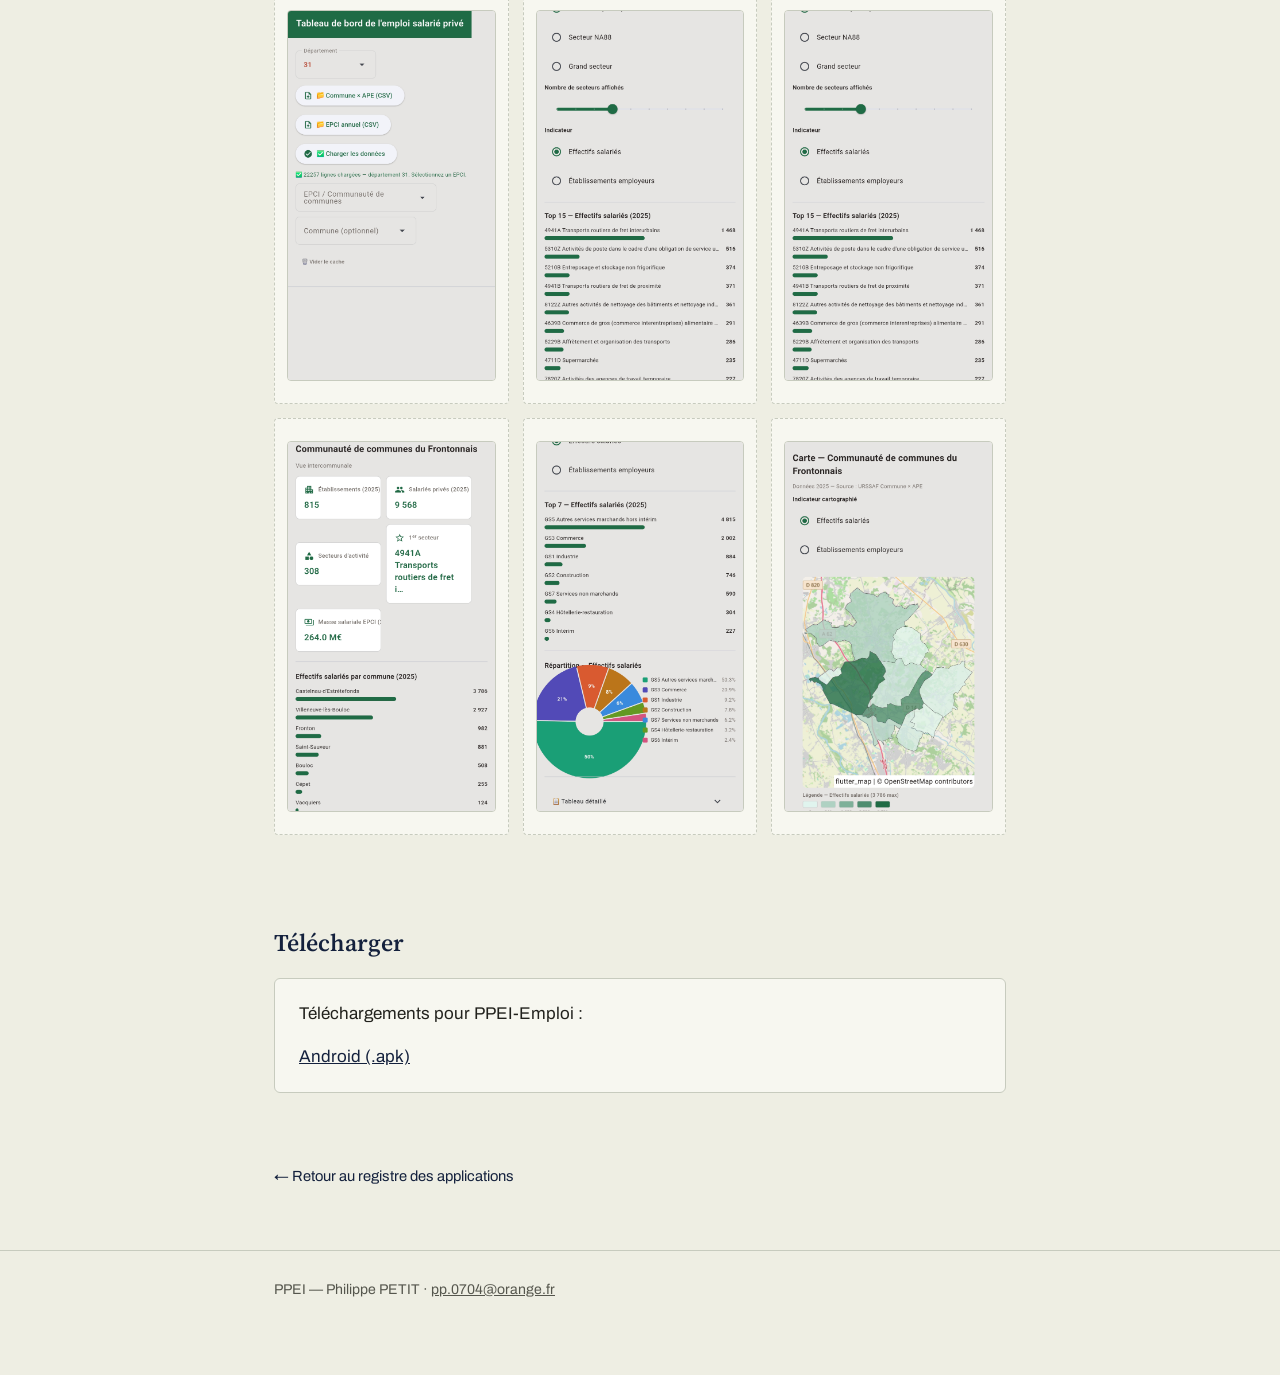
<file: emploi.html>
<!DOCTYPE html>
<html lang="fr">
<head>
<meta charset="UTF-8">
<meta name="viewport" content="width=device-width, initial-scale=1.0">
<title>PPEI-Emploi — PPEI</title>
<meta name="description" content="Effectifs salariés et secteurs d'activité de votre territoire à partir des données URSSAF.">
<link rel="stylesheet" href="styles.css">
</head>
<body>

<header class="site-header">
  <div class="wrap">
    <a href="index.html" class="wordmark">PPEI<span>.</span></a>
    <nav>
      <a href="index.html#registre">Les applications</a>
      <a href="index.html#a-propos">À propos</a>
    </nav>
  </div>
</header>

<section class="hero">
  <div class="wrap">
    <span class="eyebrow-tag">URSSAF</span>
    <h1>PPEI-Emploi</h1>
    <p class="lede">Consultez les effectifs salariés et la répartition par secteur d'activité (APE) de votre commune ou de votre EPCI, à partir des données ouvertes de l'URSSAF.</p>
  </div>
</section>

<main class="wrap">

  <section class="content-section">
    <h2>Fonctionnalités</h2>
    <ul class="feature-list">
      <li>Vue globale des effectifs salariés du territoire</li>
      <li>Répartition par secteur d'activité (code APE)</li>
      <li>Carte par commune avec identification automatique du contour (API Géo)</li>
      <li>Filtre en cascade Département → EPCI → Commune</li>
      <li>Export CSV et PDF</li>
    </ul>
  </section>

  <section class="content-section">
    <h2>Disponibilité</h2>
    <table class="availability-table">
      <tr><th>Plateforme</th><th>Statut</th></tr
      <tr><td>Android</td><td>Disponible</td></tr>
    </table>
  </section>
  <section class="content-section">
    <h2>Source des données</h2>
    <p>PPEI-Emploi fonctionne à partir de deux fichiers CSV en <strong>open data de l'URSSAF</strong> (<a href="https://open.urssaf.fr/explore/" target="_blank" rel="noopener">open.urssaf.fr</a>), que vous importez vous-même dans l'application via le sélecteur de fichier — aucune donnée n'est préchargée ni transmise à un serveur.</p>

    <h3>Les deux fichiers attendus</h3>
    <p><strong>Commune × APE</strong> — effectifs salariés et nombre d'établissements du secteur privé, par commune et par secteur d'activité (code APE), une colonne par année de 2006 à 2025.</p>
    <p><strong>EPCI (annuel)</strong> — nombre d'établissements, effectifs salariés moyens et masse salariale du secteur privé, par EPCI et par année (une ligne par EPCI × année).</p>

    <h3>Télécharger le millésime 2025</h3>
    <p>Pour simplifier la prise en main, une copie des deux fichiers (millésime 2025, tels que publiés sur open.urssaf.fr) est disponible directement :</p>
    <div class="btn-row">
      <a class="btn btn-secondary" href="https://github.com/ppetit0704-dotcom/ppei-site/releases/download/V1-0-4-Emploi/etablissements-et-effectifs-salaries-au-niveau-commune-x-ape-last.csv">Commune × APE (.csv)</a>
      <a class="btn btn-secondary" href="https://github.com/ppetit0704-dotcom/ppei-site/releases/download/V1-0-4-Emploi/nombre-etab-effectifs-salaries-et-masse-salariale-secteur-prive-epci.csv">EPCI annuel (.csv)</a>
    </div>
    <p class="note-todo">Pour un millésime plus récent une fois publié, retrouvez ces deux jeux de données à jour dans le <a href="https://open.urssaf.fr/explore/" target="_blank" rel="noopener">catalogue de données open.urssaf.fr</a> (recherchez « commune x APE » et « EPCI »).</p>
  </section>
  <section class="content-section">
    <h2>Captures d'écran</h2>
    <div class="screenshot-gallery">
      <div class="screenshot-placeholder"><img src="./assets/screenshots/emploi_1.jpg" /></div>
      <div class="screenshot-placeholder"><img src="./assets/screenshots/emploi_2.jpg" /></div>
      <div class="screenshot-placeholder"><img src="./assets/screenshots/emploi_3.jpg" /></div>
	  <div class="screenshot-placeholder"><img src="./assets/screenshots/emploi_4.jpg" /></div>
      <div class="screenshot-placeholder"><img src="./assets/screenshots/emploi_5.jpg" /></div>
      <div class="screenshot-placeholder"><img src="./assets/screenshots/emploi_6.jpg" /></div>
    </div>
    
  </section>

  <section class="content-section">
    <h2>Télécharger</h2>
    <div class="download-block">
      <p>Téléchargements pour PPEI-Emploi :</p>
      <div class="btn-row">
        <a href="https://github.com/ppetit0704-dotcom/ppei-site/releases/download/V1-0-4-Emploi/PPEI-Emploi-v1.0.4d.Smartphone.apk" aria-disabled="true">Android (.apk)</a>
      </div>
      
    </div>
  </section>

  <a class="back-link" href="index.html">← Retour au registre des applications</a>
</main>

<footer class="site-footer">
  <div class="wrap">
    <p>PPEI — Philippe PETIT · <a href="mailto:pp.0704@orange.fr">pp.0704@orange.fr</a></p>
  </div>
</footer>

</body>
</html>
</file>
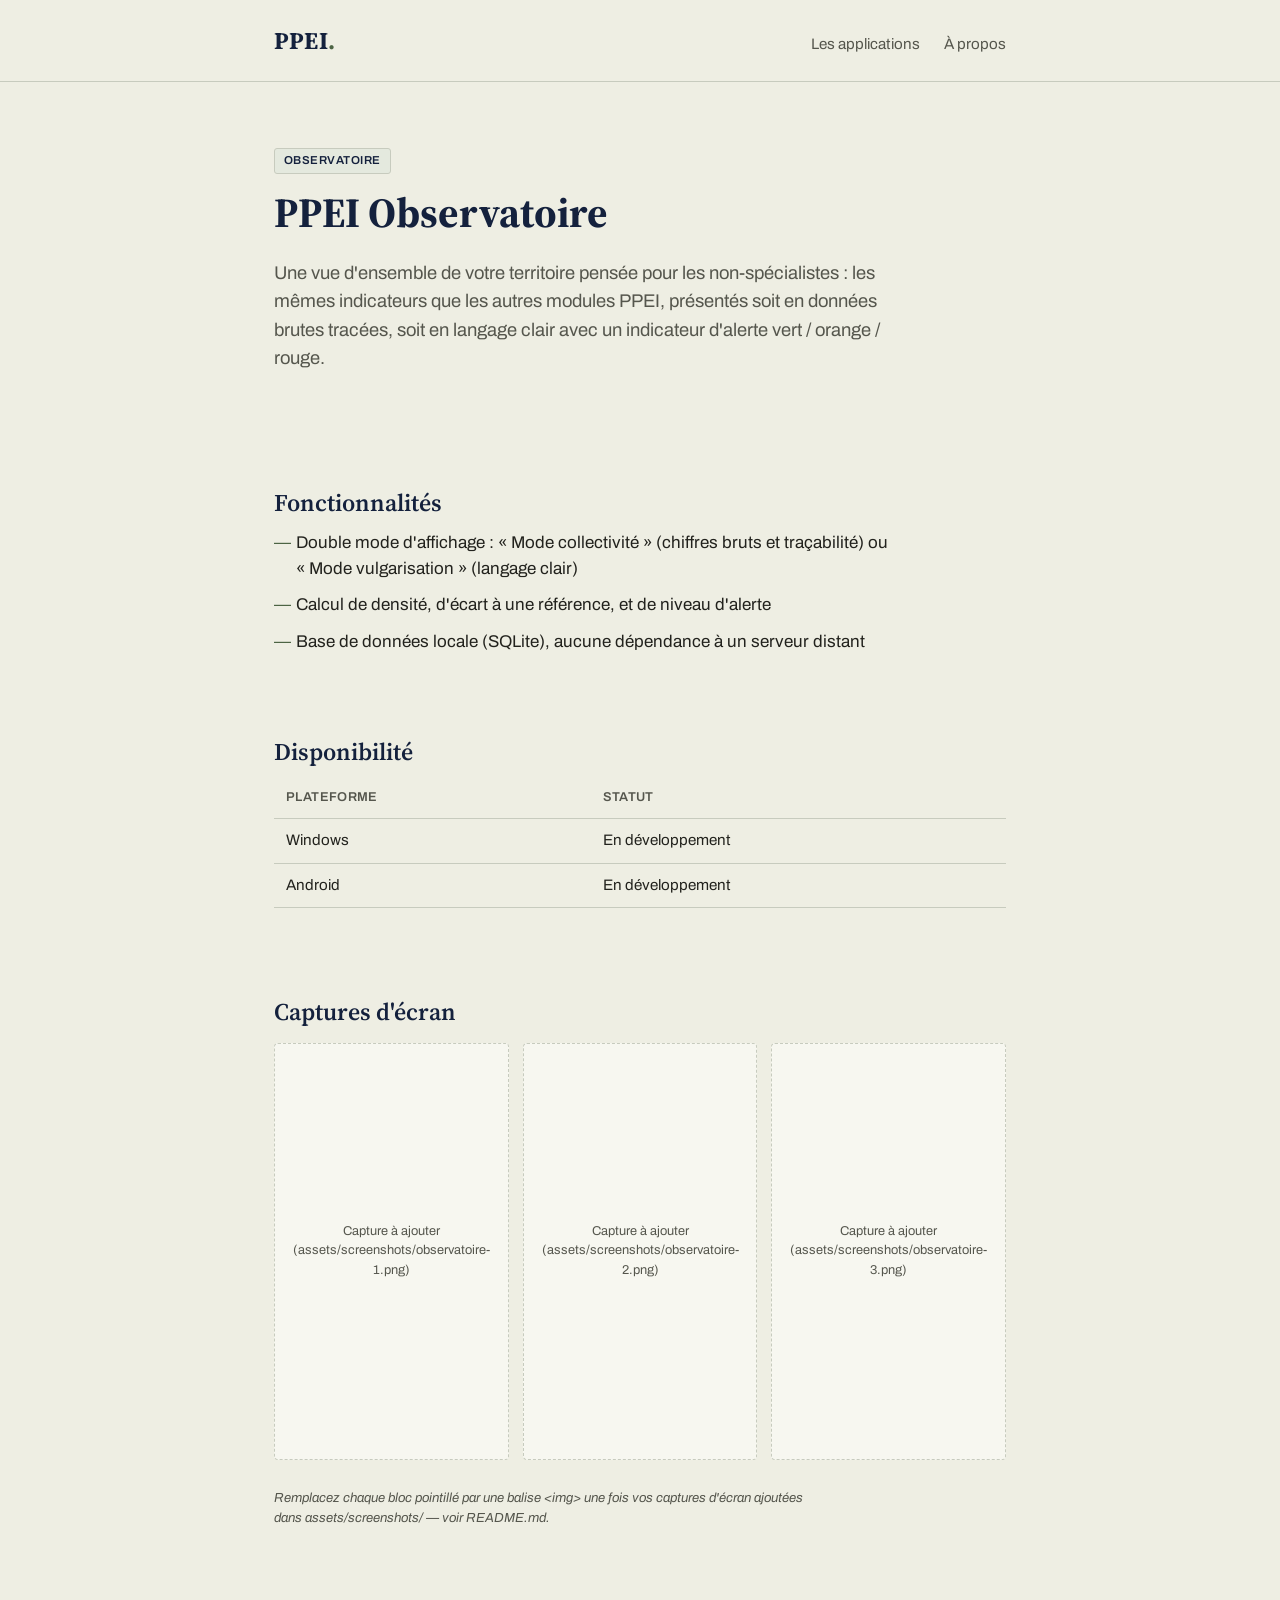
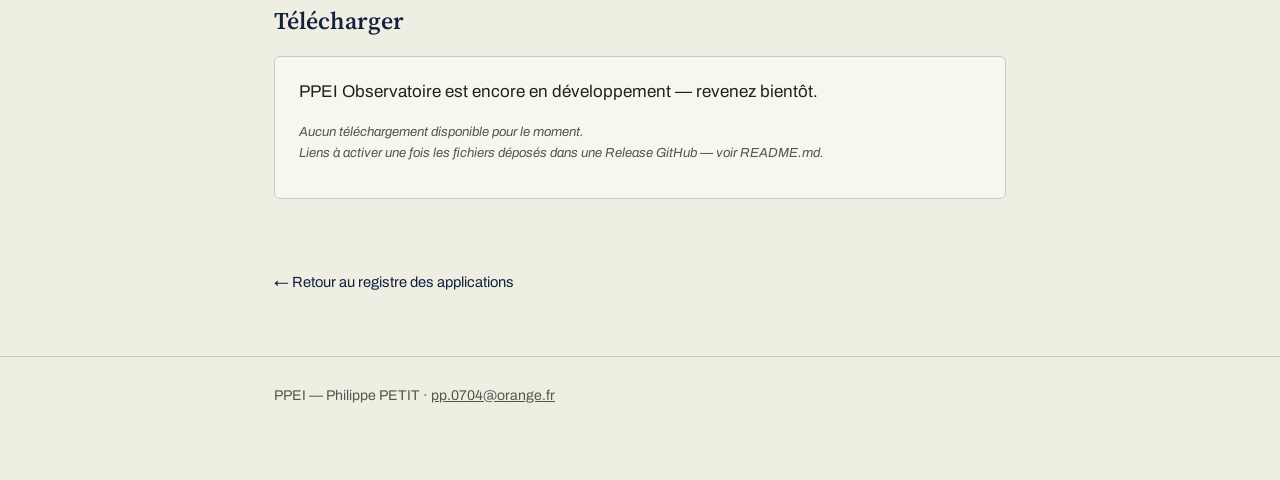
<file: observatoire.html>
<!DOCTYPE html>
<html lang="fr">
<head>
<meta charset="UTF-8">
<meta name="viewport" content="width=device-width, initial-scale=1.0">
<title>PPEI Observatoire — PPEI</title>
<meta name="description" content="Vue d'ensemble du territoire en langage clair, avec indicateurs vert/orange/rouge.">
<link rel="stylesheet" href="styles.css">
</head>
<body>

<header class="site-header">
  <div class="wrap">
    <a href="index.html" class="wordmark">PPEI<span>.</span></a>
    <nav>
      <a href="index.html#registre">Les applications</a>
      <a href="index.html#a-propos">À propos</a>
    </nav>
  </div>
</header>

<section class="hero">
  <div class="wrap">
    <span class="eyebrow-tag">OBSERVATOIRE</span>
    <h1>PPEI Observatoire</h1>
    <p class="lede">Une vue d'ensemble de votre territoire pensée pour les non-spécialistes : les mêmes indicateurs que les autres modules PPEI, présentés soit en données brutes tracées, soit en langage clair avec un indicateur d'alerte vert / orange / rouge.</p>
  </div>
</section>

<main class="wrap">

  <section class="content-section">
    <h2>Fonctionnalités</h2>
    <ul class="feature-list">
      <li>Double mode d'affichage : « Mode collectivité » (chiffres bruts et traçabilité) ou « Mode vulgarisation » (langage clair)</li>
      <li>Calcul de densité, d'écart à une référence, et de niveau d'alerte</li>
      <li>Base de données locale (SQLite), aucune dépendance à un serveur distant</li>
    </ul>
  </section>

  <section class="content-section">
    <h2>Disponibilité</h2>
    <table class="availability-table">
      <tr><th>Plateforme</th><th>Statut</th></tr>
      <tr><td>Windows</td><td>En développement</td></tr>
      <tr><td>Android</td><td>En développement</td></tr>
    </table>
  </section>

  <section class="content-section">
    <h2>Captures d'écran</h2>
    <div class="screenshot-gallery">
      <div class="screenshot-placeholder">Capture à ajouter<br>(assets/screenshots/observatoire-1.png)</div>
      <div class="screenshot-placeholder">Capture à ajouter<br>(assets/screenshots/observatoire-2.png)</div>
      <div class="screenshot-placeholder">Capture à ajouter<br>(assets/screenshots/observatoire-3.png)</div>
    </div>
    <p class="note-todo">Remplacez chaque bloc pointillé par une balise &lt;img&gt; une fois vos captures d'écran ajoutées dans assets/screenshots/ — voir README.md.</p>
  </section>

  <section class="content-section">
    <h2>Télécharger</h2>
    <div class="download-block">
      <p>PPEI Observatoire est encore en développement — revenez bientôt.</p>
      <div class="btn-row">
        <span class="note-todo">Aucun téléchargement disponible pour le moment.</span>
      </div>
      <p class="note-todo">Liens à activer une fois les fichiers déposés dans une Release GitHub — voir README.md.</p>
    </div>
  </section>

  <a class="back-link" href="index.html">← Retour au registre des applications</a>
</main>

<footer class="site-footer">
  <div class="wrap">
    <p>PPEI — Philippe PETIT · <a href="mailto:pp.0704@orange.fr">pp.0704@orange.fr</a></p>
  </div>
</footer>

</body>
</html>
</file>
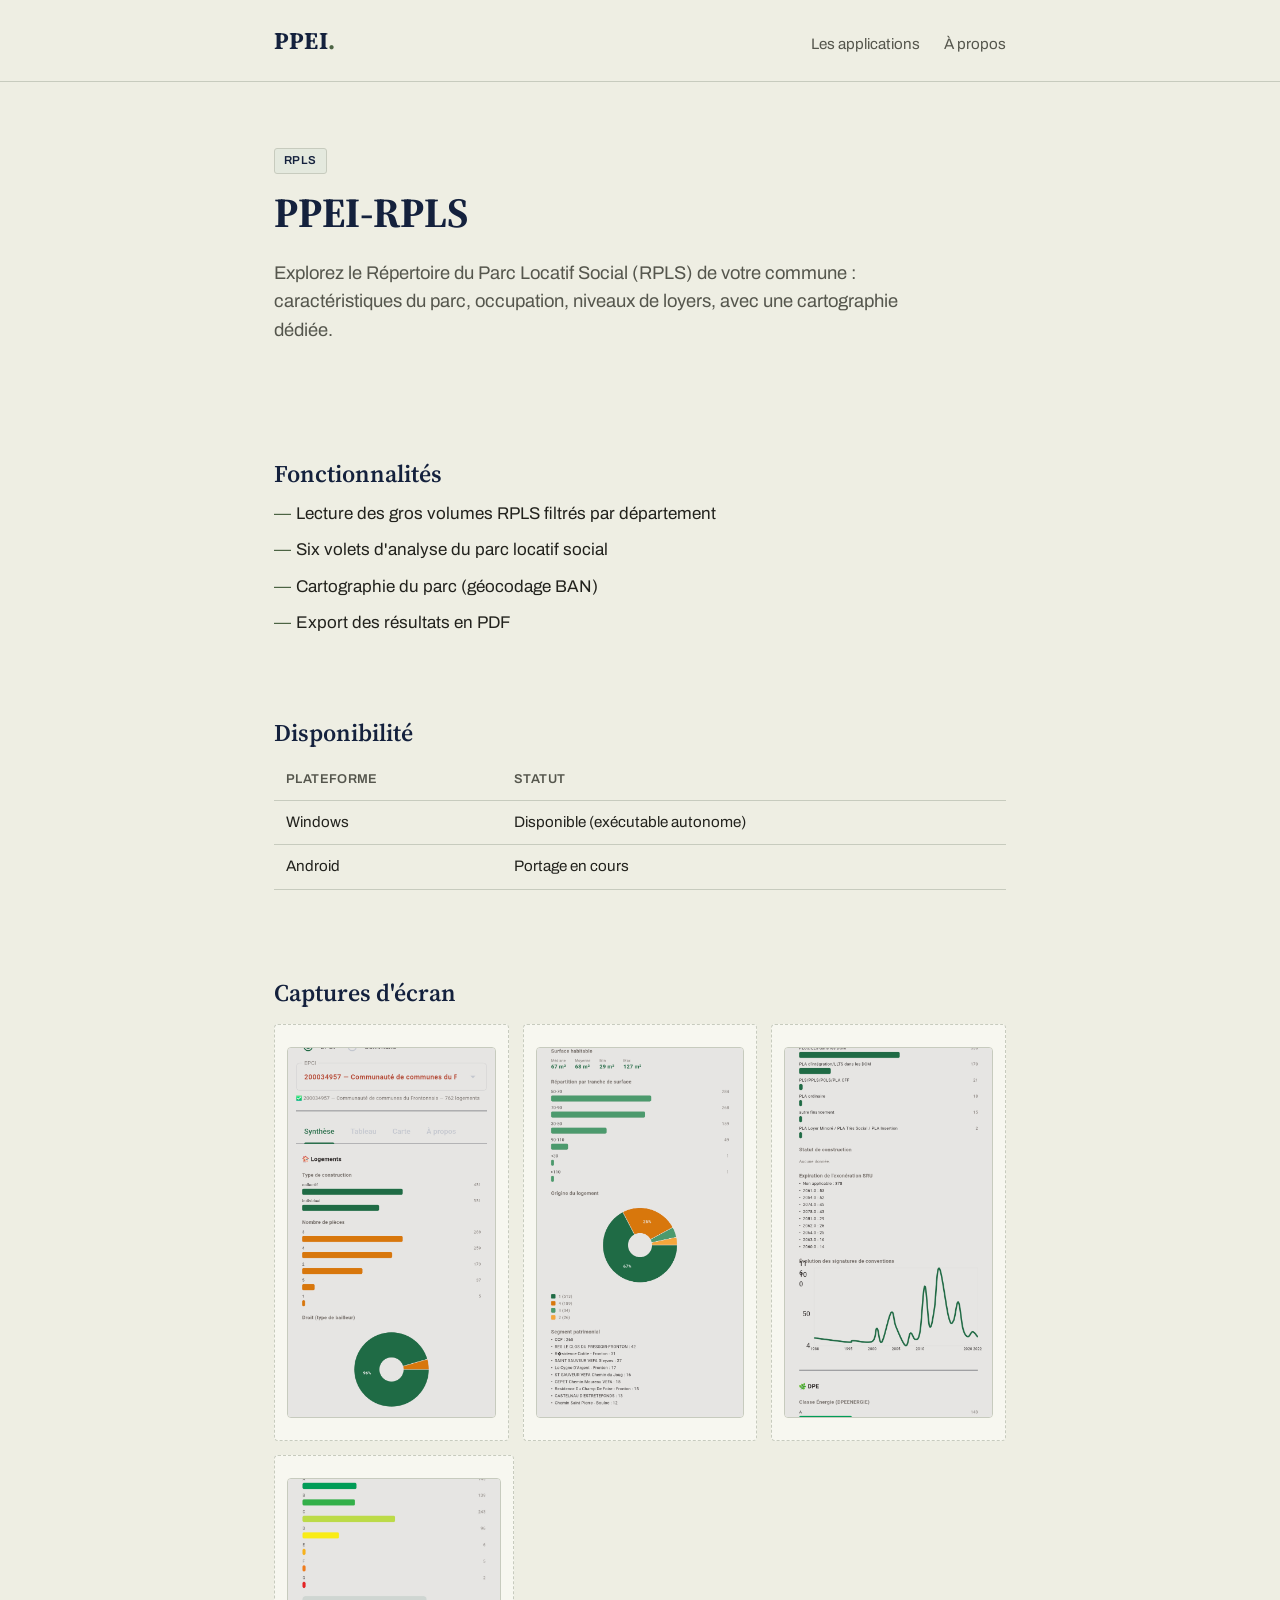
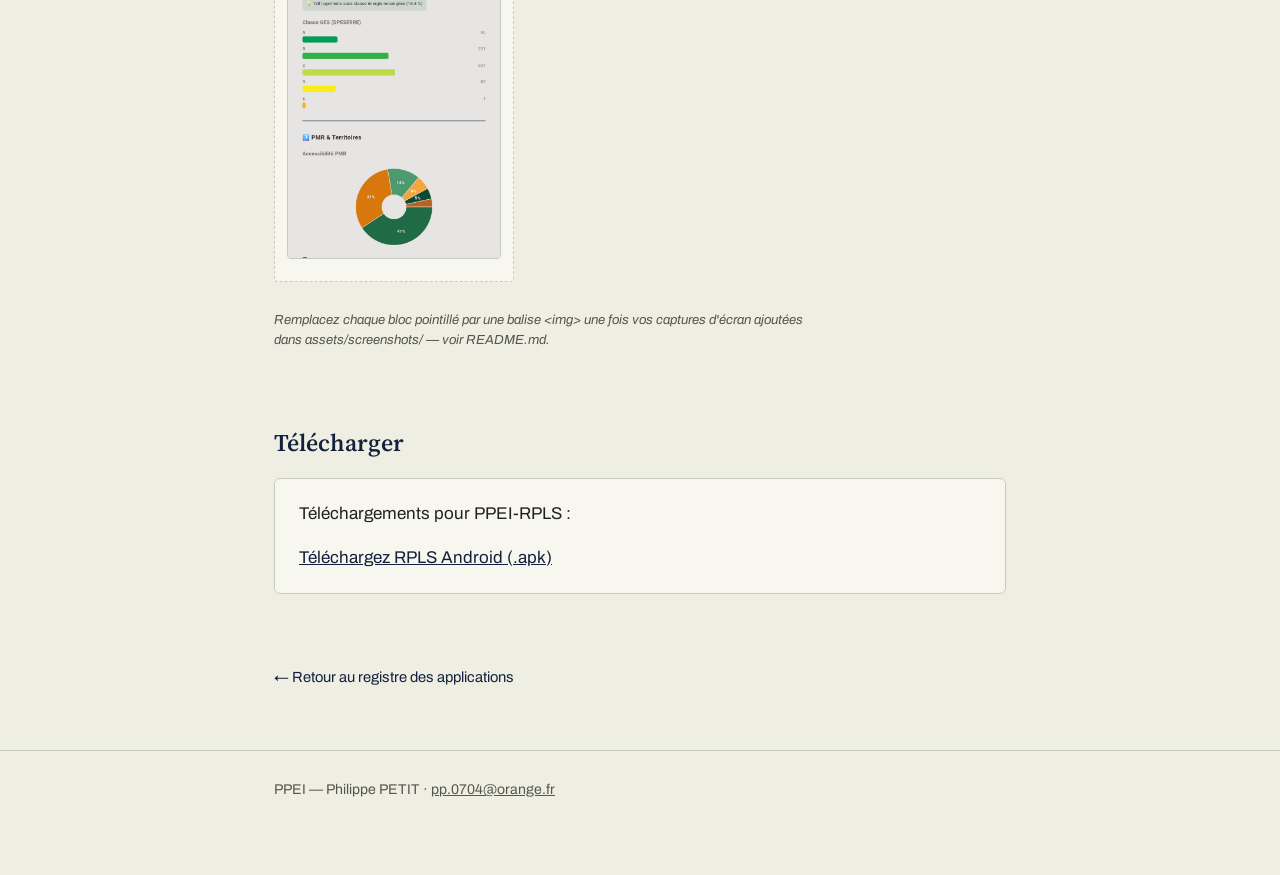
<file: rpls.html>
<!DOCTYPE html>
<html lang="fr">
<head>
<meta charset="UTF-8">
<meta name="viewport" content="width=device-width, initial-scale=1.0">
<title>PPEI-RPLS — PPEI</title>
<meta name="description" content="Répertoire du parc locatif social de la commune : occupation, loyers, caractéristiques.">
<link rel="stylesheet" href="styles.css">
</head>
<body>

<header class="site-header">
  <div class="wrap">
    <a href="index.html" class="wordmark">PPEI<span>.</span></a>
    <nav>
      <a href="index.html#registre">Les applications</a>
      <a href="index.html#a-propos">À propos</a>
    </nav>
  </div>
</header>

<section class="hero">
  <div class="wrap">
    <span class="eyebrow-tag">RPLS</span>
    <h1>PPEI-RPLS</h1>
    <p class="lede">Explorez le Répertoire du Parc Locatif Social (RPLS) de votre commune : caractéristiques du parc, occupation, niveaux de loyers, avec une cartographie dédiée.</p>
  </div>
</section>

<main class="wrap">

  <section class="content-section">
    <h2>Fonctionnalités</h2>
    <ul class="feature-list">
      <li>Lecture des gros volumes RPLS filtrés par département</li>
      <li>Six volets d'analyse du parc locatif social</li>
      <li>Cartographie du parc (géocodage BAN)</li>
      <li>Export des résultats en PDF</li>
    </ul>
  </section>

  <section class="content-section">
    <h2>Disponibilité</h2>
    <table class="availability-table">
      <tr><th>Plateforme</th><th>Statut</th></tr>
      <tr><td>Windows</td><td>Disponible (exécutable autonome)</td></tr>
      <tr><td>Android</td><td>Portage en cours</td></tr>
    </table>
  </section>

  <section class="content-section">
    <h2>Captures d'écran</h2>
    <div class="screenshot-gallery">
      <div class="screenshot-placeholder"><img src="./assets/screenshots/rpls_1.jpg" /></div>
	  <div class="screenshot-placeholder"><img src="./assets/screenshots/rpls_2.jpg" /></div>
      <div class="screenshot-placeholder"><img src="./assets/screenshots/rpls_3.jpg" /></div>
      <div class="screenshot-placeholder"><img src="./assets/screenshots/rpls_4.jpg" /></div>

    </div>
    <p class="note-todo">Remplacez chaque bloc pointillé par une balise &lt;img&gt; une fois vos captures d'écran ajoutées dans assets/screenshots/ — voir README.md.</p>
  </section>

  <section class="content-section">
    <h2>Télécharger</h2>
    <div class="download-block">
      <p>Téléchargements pour PPEI-RPLS :</p>
      <div class="btn-row">
        <a href="https://github.com/ppetit0704-dotcom/ppei-site/releases/download/V1.1.0RPLS/PPEI_RPLS2026_smartphone.apk" aria-disabled="true">Téléchargez RPLS Android (.apk)</a>
      </div>
 
    </div>
  </section>

  <a class="back-link" href="index.html">← Retour au registre des applications</a>
</main>

<footer class="site-footer">
  <div class="wrap">
    <p>PPEI — Philippe PETIT · <a href="mailto:pp.0704@orange.fr">pp.0704@orange.fr</a></p>
  </div>
</footer>

</body>
</html>
</file>
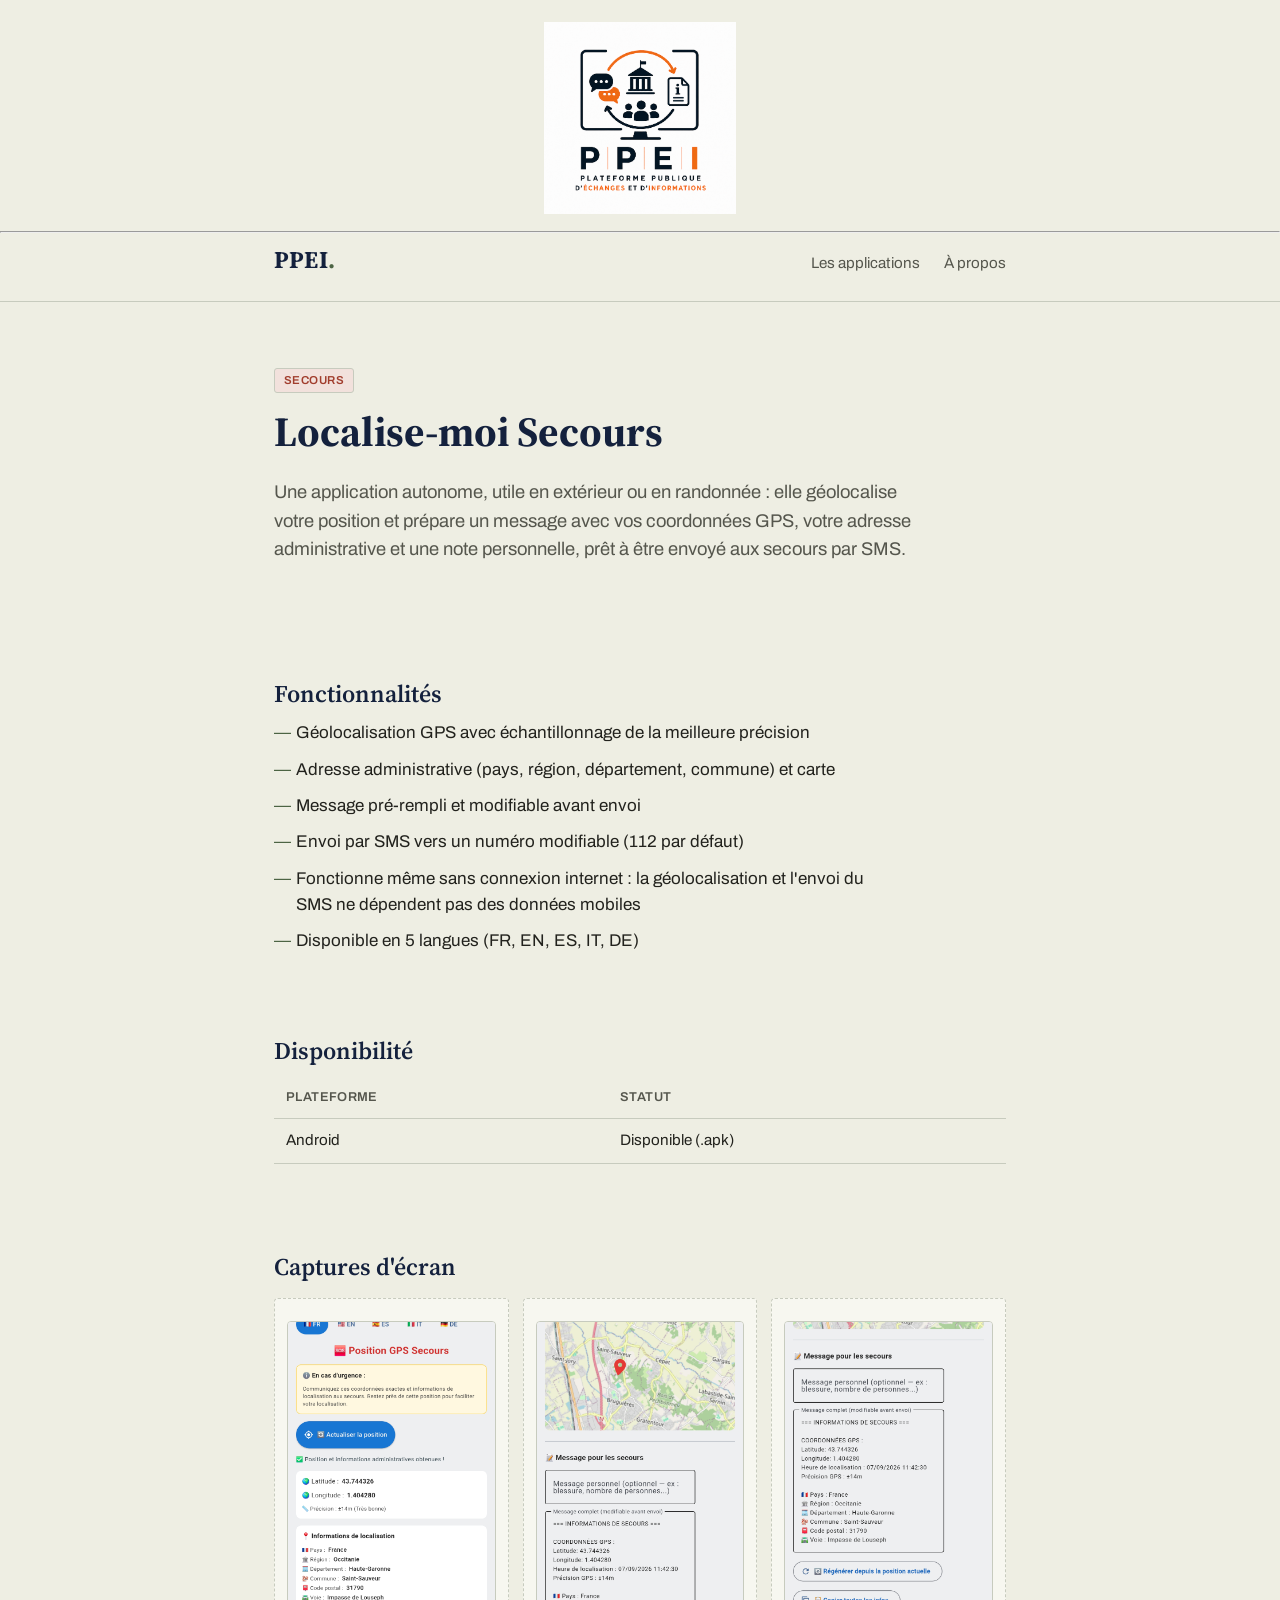
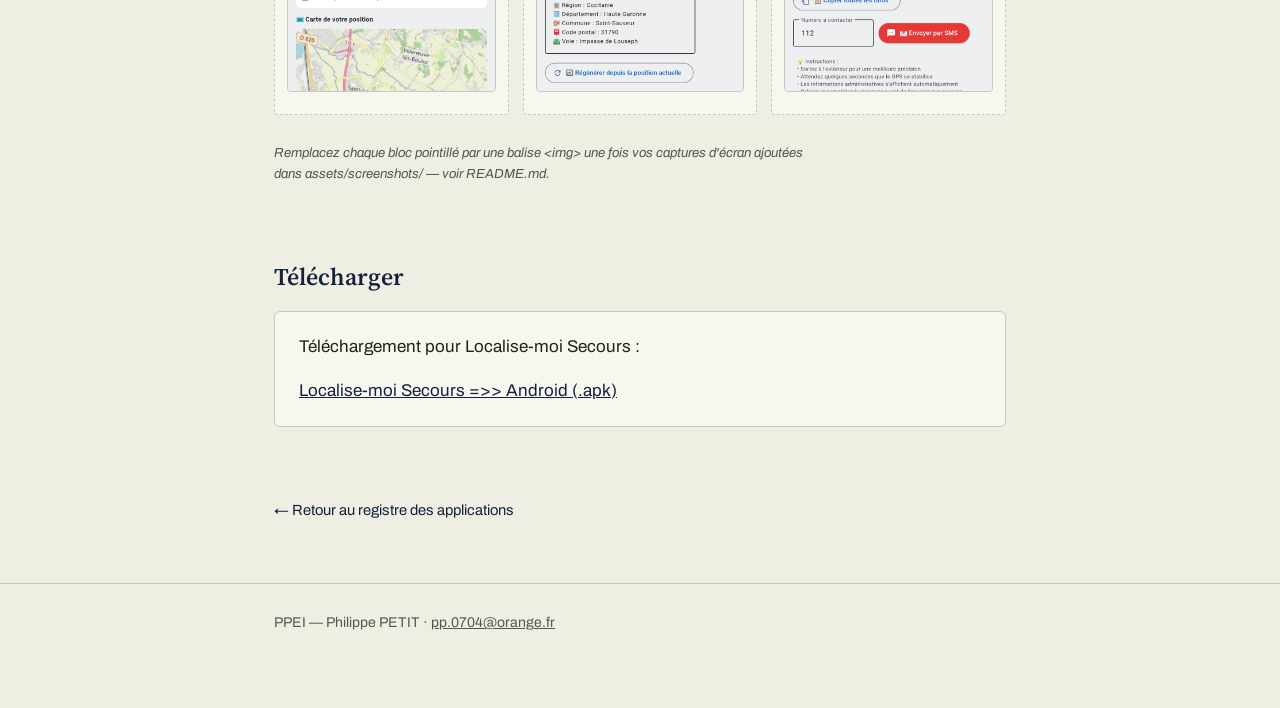
<file: secours.html>
<!DOCTYPE html>
<html lang="fr">
<head>
<meta charset="UTF-8">
<meta name="viewport" content="width=device-width, initial-scale=1.0">
<title>Localise-moi Secours — PPEI</title>
<meta name="description" content="Transmet votre position GPS et un message pré-rempli aux secours par SMS.">
<link rel="stylesheet" href="styles.css">
</head>
<body>

<header class="site-header">

  <center><img src="./assets/logo.png" width="15%"/></center><hr> 
  <div class="wrap">
    <a href="index.html" class="wordmark">PPEI<span>.</span></a>
    <nav>
      <a href="index.html#registre">Les applications</a>
      <a href="index.html#a-propos">À propos</a>
    </nav>
  </div>
</header>

<section class="hero">
  <div class="wrap">
    <span class="eyebrow-tag tag-secours">SECOURS</span>
    <h1>Localise-moi Secours</h1>
    <p class="lede">Une application autonome, utile en extérieur ou en randonnée : elle géolocalise votre position et prépare un message avec vos coordonnées GPS, votre adresse administrative et une note personnelle, prêt à être envoyé aux secours par SMS.</p>
  </div>
</section>

<main class="wrap">

  <section class="content-section">
    <h2>Fonctionnalités</h2>
    <ul class="feature-list">
      <li>Géolocalisation GPS avec échantillonnage de la meilleure précision</li>
      <li>Adresse administrative (pays, région, département, commune) et carte</li>
      <li>Message pré-rempli et modifiable avant envoi</li>
      <li>Envoi par SMS vers un numéro modifiable (112 par défaut)</li>
      <li>Fonctionne même sans connexion internet : la géolocalisation et l'envoi du SMS ne dépendent pas des données mobiles</li>
      <li>Disponible en 5 langues (FR, EN, ES, IT, DE)</li>
    </ul>
  </section>

  <section class="content-section">
    <h2>Disponibilité</h2>
    <table class="availability-table">
      <tr><th>Plateforme</th><th>Statut</th></tr>
      <tr><td>Android</td><td>Disponible (.apk)</td></tr>
    </table>
  </section>

  <section class="content-section">
    <h2>Captures d'écran</h2>
    <div class="screenshot-gallery">
      <div class="screenshot-placeholder"><img src="./assets/screenshots/secours-1.jpg"></div>
      <div class="screenshot-placeholder"><img src="./assets/screenshots/secours-2.jpg"></div>
      <div class="screenshot-placeholder"><img src="./assets/screenshots/secours-3.jpg"></div>
    </div>
    <p class="note-todo">Remplacez chaque bloc pointillé par une balise &lt;img&gt; une fois vos captures d'écran ajoutées dans assets/screenshots/ — voir README.md.</p>
  </section>

  <section class="content-section">
    <h2>Télécharger</h2>
    <div class="download-block">
      <p>Téléchargement pour Localise-moi Secours :</p>
      <div class="btn-row">
        <a href="https://github.com/ppetit0704-dotcom/ppei-site/releases/download/V2.1.4Secours/localise-moi-secours.apk" aria-disabled="true">Localise-moi Secours =>> Android (.apk)</a>
      </div>
      
    </div>
  </section>

  <a class="back-link" href="index.html">← Retour au registre des applications</a>
</main>

<footer class="site-footer">
  <div class="wrap">
    <p>PPEI — Philippe PETIT · <a href="mailto:pp.0704@orange.fr">pp.0704@orange.fr</a></p>
  </div>
</footer>

</body>
</html>
</file>
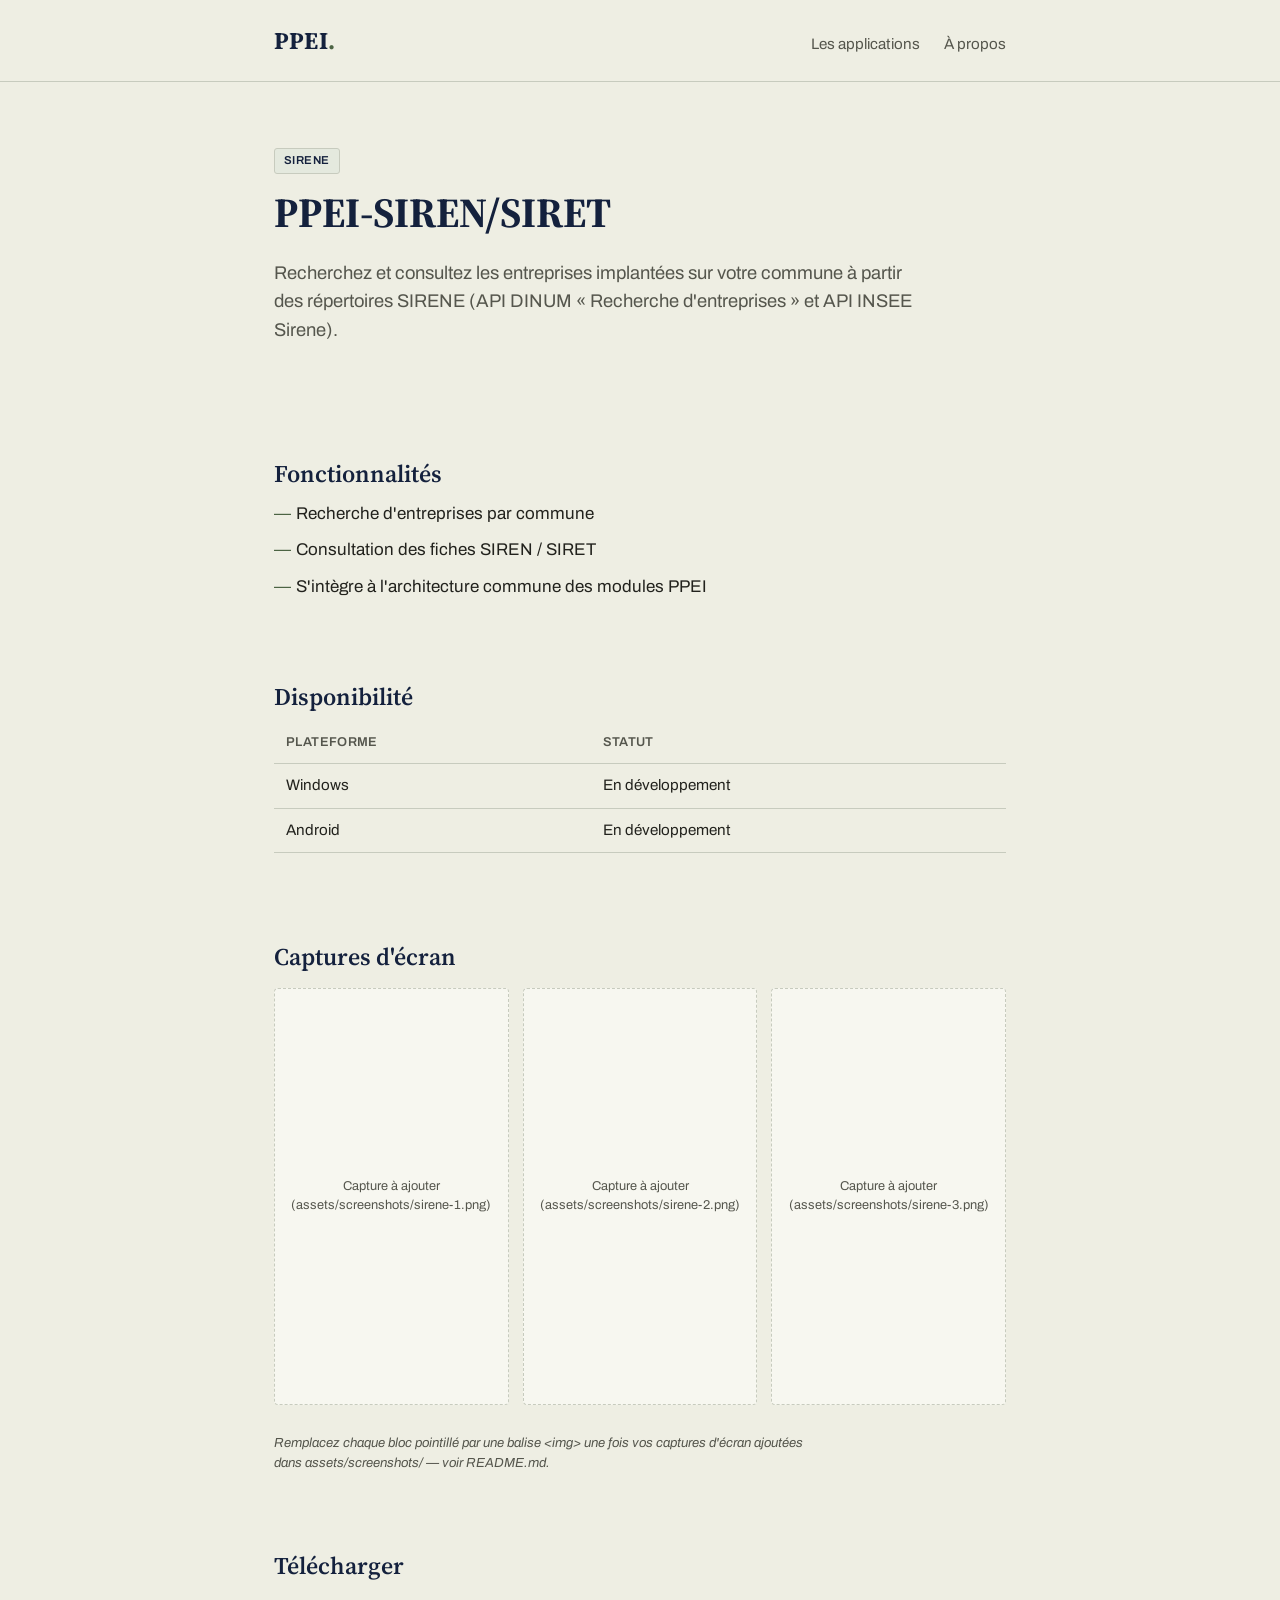
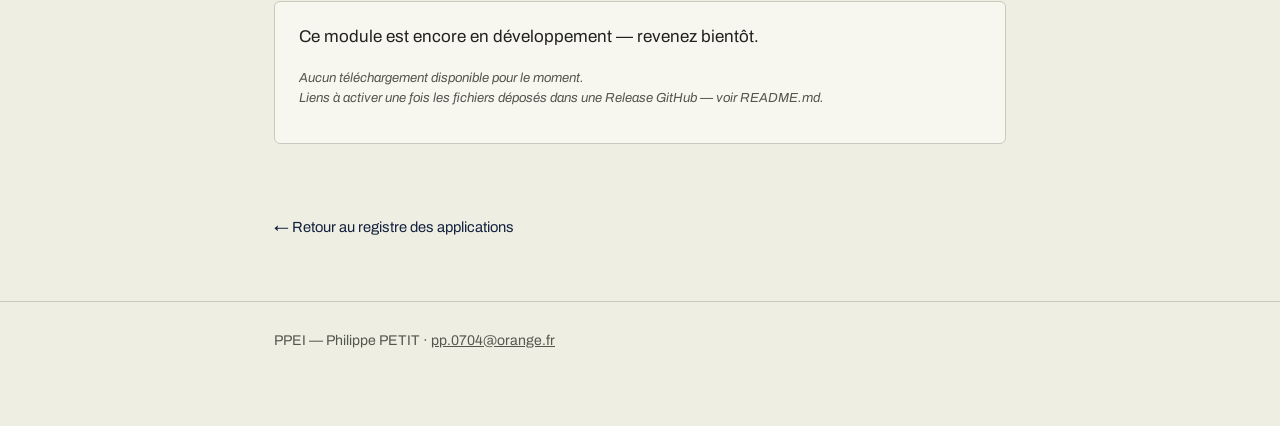
<file: sirene.html>
<!DOCTYPE html>
<html lang="fr">
<head>
<meta charset="UTF-8">
<meta name="viewport" content="width=device-width, initial-scale=1.0">
<title>PPEI-SIREN/SIRET — PPEI</title>
<meta name="description" content="Recherche et consultation des entreprises de la commune à partir du répertoire Sirene.">
<link rel="stylesheet" href="styles.css">
</head>
<body>

<header class="site-header">
  <div class="wrap">
    <a href="index.html" class="wordmark">PPEI<span>.</span></a>
    <nav>
      <a href="index.html#registre">Les applications</a>
      <a href="index.html#a-propos">À propos</a>
    </nav>
  </div>
</header>

<section class="hero">
  <div class="wrap">
    <span class="eyebrow-tag">SIRENE</span>
    <h1>PPEI-SIREN/SIRET</h1>
    <p class="lede">Recherchez et consultez les entreprises implantées sur votre commune à partir des répertoires SIRENE (API DINUM « Recherche d'entreprises » et API INSEE Sirene).</p>
  </div>
</section>

<main class="wrap">

  <section class="content-section">
    <h2>Fonctionnalités</h2>
    <ul class="feature-list">
      <li>Recherche d'entreprises par commune</li>
      <li>Consultation des fiches SIREN / SIRET</li>
      <li>S'intègre à l'architecture commune des modules PPEI</li>
    </ul>
  </section>

  <section class="content-section">
    <h2>Disponibilité</h2>
    <table class="availability-table">
      <tr><th>Plateforme</th><th>Statut</th></tr>
      <tr><td>Windows</td><td>En développement</td></tr>
      <tr><td>Android</td><td>En développement</td></tr>
    </table>
  </section>

  <section class="content-section">
    <h2>Captures d'écran</h2>
    <div class="screenshot-gallery">
      <div class="screenshot-placeholder">Capture à ajouter<br>(assets/screenshots/sirene-1.png)</div>
      <div class="screenshot-placeholder">Capture à ajouter<br>(assets/screenshots/sirene-2.png)</div>
      <div class="screenshot-placeholder">Capture à ajouter<br>(assets/screenshots/sirene-3.png)</div>
    </div>
    <p class="note-todo">Remplacez chaque bloc pointillé par une balise &lt;img&gt; une fois vos captures d'écran ajoutées dans assets/screenshots/ — voir README.md.</p>
  </section>

  <section class="content-section">
    <h2>Télécharger</h2>
    <div class="download-block">
      <p>Ce module est encore en développement — revenez bientôt.</p>
      <div class="btn-row">
        <span class="note-todo">Aucun téléchargement disponible pour le moment.</span>
      </div>
      <p class="note-todo">Liens à activer une fois les fichiers déposés dans une Release GitHub — voir README.md.</p>
    </div>
  </section>

  <a class="back-link" href="index.html">← Retour au registre des applications</a>
</main>

<footer class="site-footer">
  <div class="wrap">
    <p>PPEI — Philippe PETIT · <a href="mailto:pp.0704@orange.fr">pp.0704@orange.fr</a></p>
  </div>
</footer>

</body>
</html>
</file>
<file: styles.css>
@import url('https://fonts.googleapis.com/css2?family=Source+Serif+4:opsz,wght@8..60,400;8..60,600;8..60,700&family=Archivo:wght@400;500;600;700&display=swap');

:root {
  --ink: #22221D;
  --ink-soft: #55564D;
  --paper: #EEEEE3;
  --paper-raised: #F7F7F0;
  --line: #C7CBBE;
  --marine: #14213D;
  --marine-soft: #2C3A5C;
  --terrain: #4C6444;
  --terrain-soft: #E4E9DE;
  --stamp: #A13D2D;
  --stamp-soft: #F2E1DC;
  --max-width: 780px;
}

* { box-sizing: border-box; }

html { scroll-behavior: smooth; }

body {
  margin: 0;
  background: var(--paper);
  color: var(--ink);
  font-family: 'Archivo', system-ui, sans-serif;
  font-size: 17px;
  line-height: 1.55;
  -webkit-font-smoothing: antialiased;
}

h1, h2, h3 {
  font-family: 'Source Serif 4', Georgia, serif;
  font-weight: 600;
  color: var(--marine);
  line-height: 1.2;
  margin: 0 0 0.5em 0;
}

h1 { font-size: 2.6rem; font-weight: 700; }
h2 { font-size: 1.5rem; margin-top: 2.4em; }
h3 { font-size: 1.15rem; margin-top: 1.6em; }

p { margin: 0 0 1em 0; max-width: 68ch; }

a { color: var(--marine); }
a:focus-visible, button:focus-visible, .btn:focus-visible {
  outline: 3px solid var(--terrain);
  outline-offset: 2px;
}

.wrap {
  max-width: var(--max-width);
  margin: 0 auto;
  padding: 0 24px;
}

/* ---------- En-tête ---------- */

.site-header {
  border-bottom: 1px solid var(--line);
  padding: 22px 0;
}

.site-header .wrap {
  display: flex;
  align-items: baseline;
  justify-content: space-between;
  gap: 16px;
  flex-wrap: wrap;
}

.wordmark {
  font-family: 'Source Serif 4', serif;
  font-weight: 700;
  font-size: 1.5rem;
  color: var(--marine);
  text-decoration: none;
  letter-spacing: 0.01em;
}

.wordmark span {
  color: var(--terrain);
}

.site-header nav a {
  color: var(--ink-soft);
  text-decoration: none;
  font-size: 0.95rem;
  margin-left: 20px;
}

.site-header nav a:hover { color: var(--marine); }

/* ---------- Hero ---------- */

.hero {
  position: relative;
  padding: 64px 0 40px 0;
  overflow: hidden;
}

.hero-grid {
  position: absolute;
  top: -20px;
  right: -40px;
  width: 260px;
  height: 260px;
  opacity: 0.55;
  z-index: 0;
}

.hero-grid path {
  stroke: var(--line);
  stroke-width: 1;
  fill: none;
  stroke-dasharray: 900;
  stroke-dashoffset: 900;
  animation: draw-grid 1.8s ease-out forwards;
}

@media (prefers-reduced-motion: reduce) {
  .hero-grid path { animation: none; stroke-dashoffset: 0; }
}

@keyframes draw-grid {
  to { stroke-dashoffset: 0; }
}

.hero .wrap { position: relative; z-index: 1; }

.eyebrow-tag {
  display: inline-block;
  font-family: 'Archivo', sans-serif;
  font-weight: 600;
  font-size: 0.72rem;
  letter-spacing: 0.04em;
  color: var(--marine);
  background: var(--terrain-soft);
  border: 1px solid var(--line);
  border-radius: 3px;
  padding: 3px 9px;
  margin-bottom: 14px;
}

.eyebrow-tag.tag-secours {
  color: var(--stamp);
  background: var(--stamp-soft);
}

.hero p.lede {
  font-size: 1.15rem;
  color: var(--ink-soft);
  max-width: 58ch;
}

/* ---------- Registre (liste des applications, page d'accueil) ---------- */

.register {
  border-top: 1px solid var(--line);
  margin-top: 24px;
}

.dossier-row {
  display: flex;
  align-items: flex-start;
  gap: 20px;
  padding: 26px 0;
  border-bottom: 1px solid var(--line);
  text-decoration: none;
  color: inherit;
}

.dossier-row:hover .dossier-title { color: var(--terrain); }

.dossier-code {
  flex: 0 0 100px;
  font-family: 'Archivo', sans-serif;
  font-weight: 700;
  font-size: 0.78rem;
  letter-spacing: 0.03em;
  color: var(--marine);
  padding-top: 4px;
}

.dossier-body {
  flex: 1 1 auto;
  min-width: 0;
}

.dossier-title {
  font-family: 'Source Serif 4', serif;
  font-weight: 600;
  font-size: 1.25rem;
  color: var(--ink);
  margin: 0 0 6px 0;
  transition: color 0.15s ease;
}

.dossier-desc {
  color: var(--ink-soft);
  font-size: 0.95rem;
  margin: 0;
  max-width: 56ch;
}

.dossier-arrow {
  flex: 0 0 auto;
  font-size: 1.3rem;
  color: var(--line);
  padding-top: 4px;
}

.dossier-row:hover .dossier-arrow { color: var(--terrain); }

/* ---------- Sections de contenu (pages d'application) ---------- */

.content-section {
  padding-bottom: 8px;
}

ul.feature-list {
  padding-left: 0;
  list-style: none;
  margin: 0 0 1em 0;
}

ul.feature-list li {
  padding-left: 22px;
  position: relative;
  margin-bottom: 10px;
  max-width: 62ch;
}

ul.feature-list li::before {
  content: "—";
  position: absolute;
  left: 0;
  color: var(--terrain);
}

.availability-table {
  width: 100%;
  border-collapse: collapse;
  margin: 12px 0 24px 0;
  font-size: 0.95rem;
}

.availability-table th, .availability-table td {
  text-align: left;
  padding: 10px 12px;
  border-bottom: 1px solid var(--line);
}

.availability-table th {
  color: var(--ink-soft);
  font-weight: 600;
  font-size: 0.8rem;
  text-transform: uppercase;
  letter-spacing: 0.03em;
}

/* ---------- Galerie de captures d'écran ---------- */

.screenshot-gallery {
  display: flex;
  flex-wrap: wrap;
  gap: 14px;
  margin: 16px 0 28px 0;
}

.screenshot-gallery > * {
  flex: 1 1 200px;
  max-width: 240px;
}

.screenshot-placeholder {
  aspect-ratio: 9 / 16;
  background: var(--paper-raised);
  border: 1px dashed var(--line);
  border-radius: 4px;
  display: flex;
  align-items: center;
  justify-content: center;
  color: var(--ink-soft);
  font-size: 0.8rem;
  text-align: center;
  padding: 12px;
}

.screenshot-gallery img {
  width: 100%;
  aspect-ratio: 9 / 16;
  object-fit: cover;
  border-radius: 4px;
  border: 1px solid var(--line);
}

/* ---------- Boutons de téléchargement ---------- */

.download-block {
  background: var(--paper-raised);
  border: 1px solid var(--line);
  border-radius: 6px;
  padding: 22px 24px;
  margin: 20px 0 32px 0;
}

.btn-row {
  display: flex;
  flex-wrap: wrap;
  gap: 12px;
  margin-top: 14px;
}

.btn {
  display: inline-block;
  font-family: 'Archivo', sans-serif;
  font-weight: 600;
  font-size: 0.92rem;
  text-decoration: none;
  padding: 11px 20px;
  border-radius: 4px;
  border: 1px solid var(--marine);
}

.btn-primary {
  background: var(--terrain);
  border-color: var(--terrain);
  color: white;
}

.btn-secondary {
  background: transparent;
  color: var(--marine);
}

.btn[aria-disabled="true"] {
  opacity: 0.5;
  pointer-events: none;
}

.note-todo {
  font-size: 0.82rem;
  color: var(--ink-soft);
  font-style: italic;
}

/* ---------- Pied de page ---------- */

.site-footer {
  border-top: 1px solid var(--line);
  margin-top: 60px;
  padding: 28px 0 60px 0;
  color: var(--ink-soft);
  font-size: 0.88rem;
}

.site-footer a { color: var(--ink-soft); }

.back-link {
  display: inline-block;
  margin: 32px 0 0 0;
  color: var(--marine);
  text-decoration: none;
  font-size: 0.92rem;
}

.back-link:hover { text-decoration: underline; }

@media (max-width: 600px) {
  h1 { font-size: 2rem; }
  .dossier-row { flex-direction: column; gap: 4px; }
  .dossier-arrow { display: none; }
  .hero-grid { width: 160px; height: 160px; }
}
</file>
